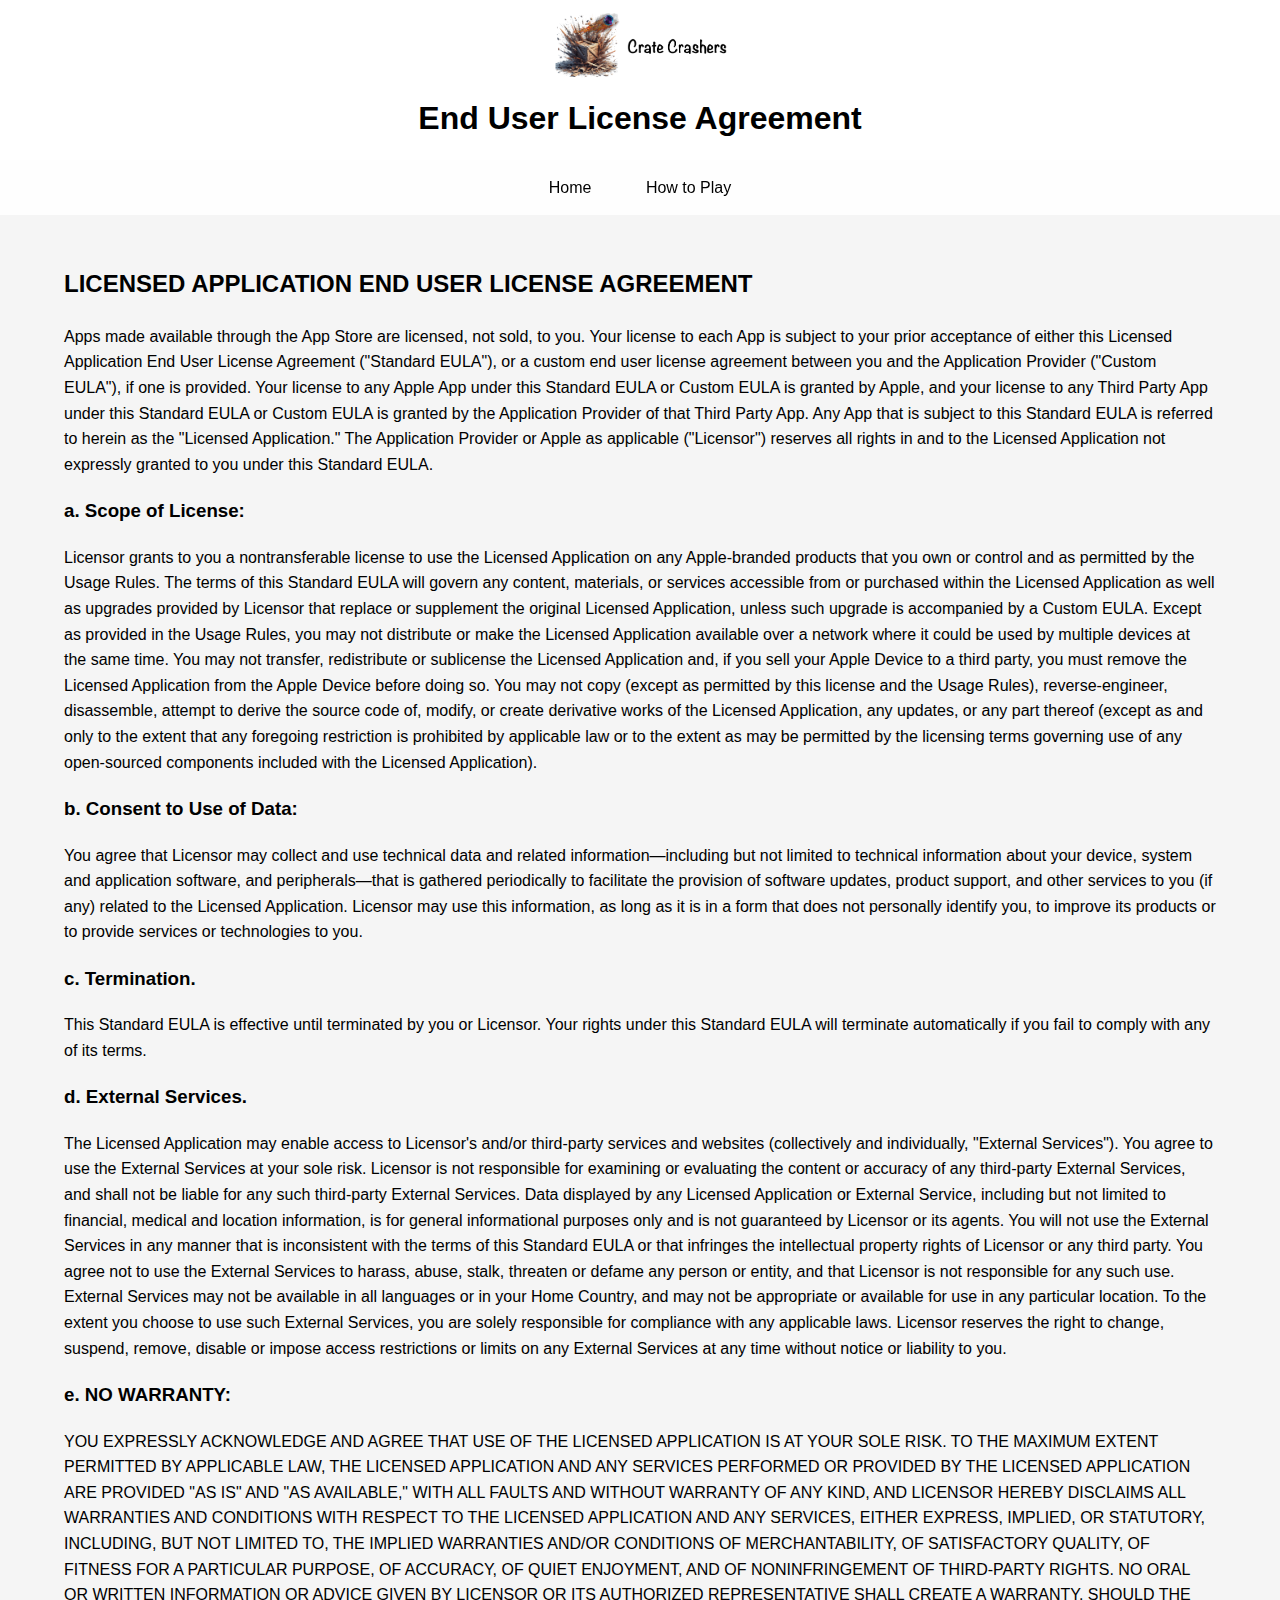
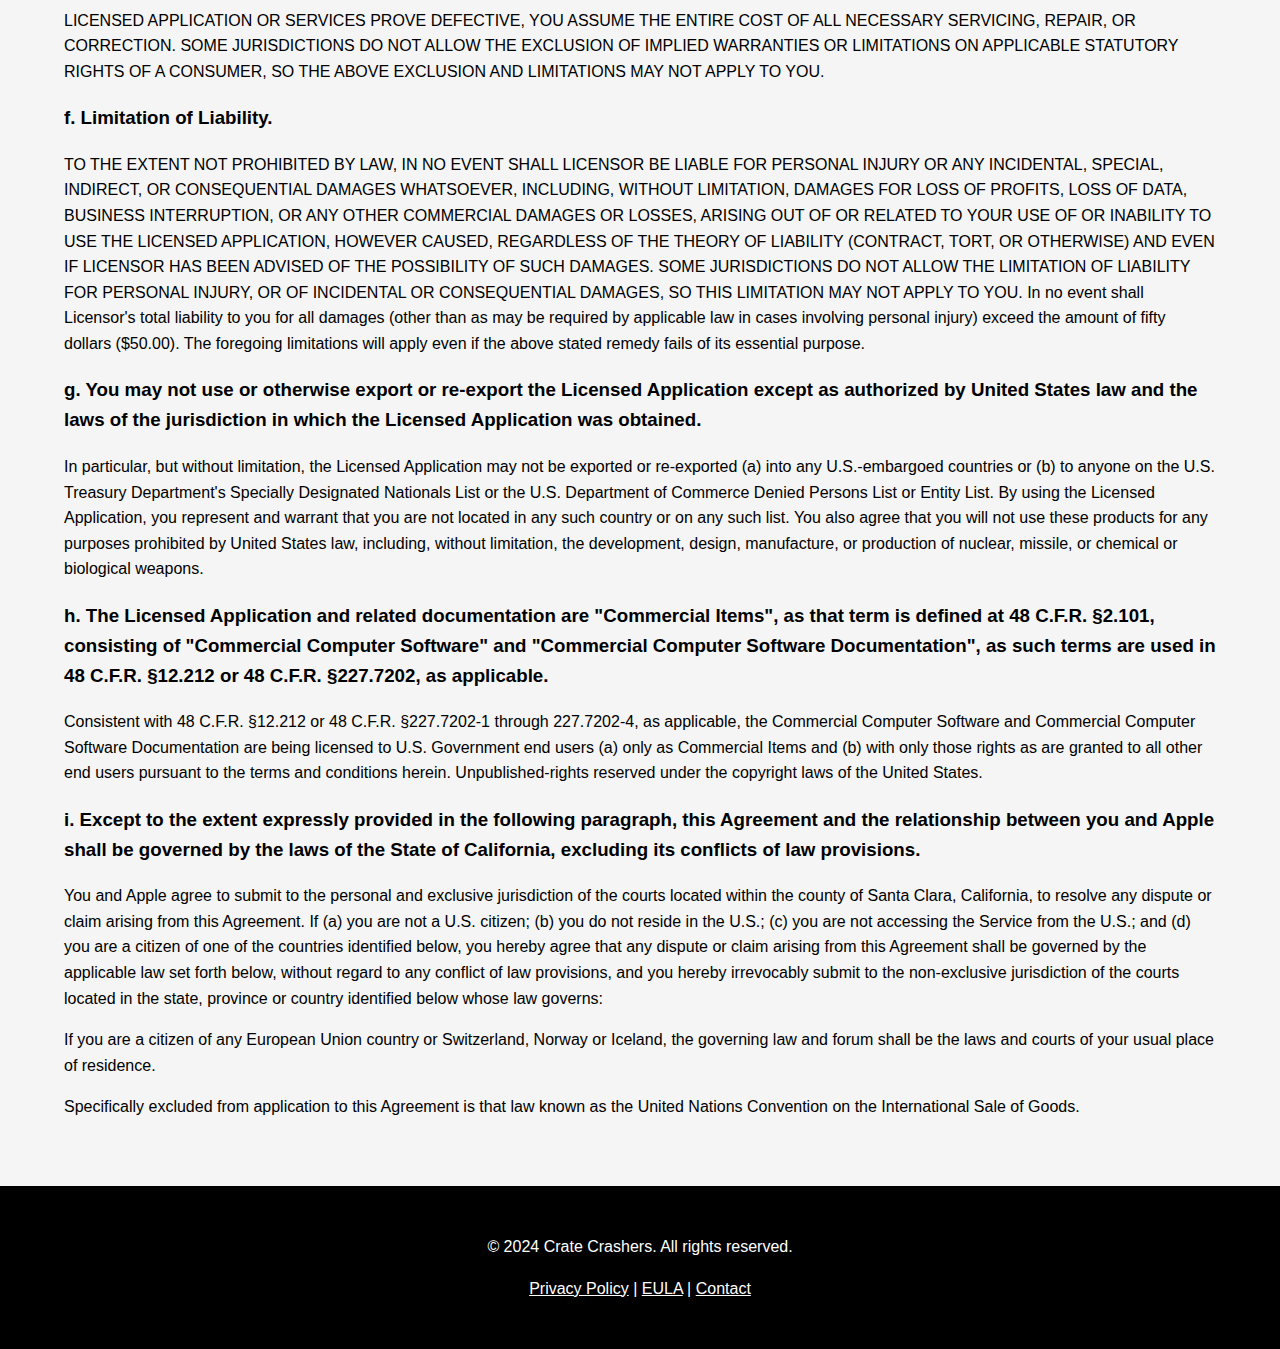
<file: eula.html>
<!DOCTYPE html>
<html lang="en">
<head>
    <meta charset="UTF-8">
    <meta name="viewport" content="width=device-width, initial-scale=1.0">
    <title>EULA - Crate Crashers</title>
    <link rel="stylesheet" href="styles.css">
    <link rel="icon" href="images/app-icon.ico" type="image/x-icon"> <!-- Favicon -->

</head>
<body>
    <header style="text-align: center;">
        <img src="images/app-icon.png" alt="Crate Crashers Icon" class="header-logo" style="vertical-align: middle;">
        <img src="images/CratecrashersLogo.png" alt="Crate Crashers Logo" class="header-logo-small" style="vertical-align: middle;">
        <h1 style="font-size: 2em;">End User License Agreement</h1>
    </header>
    
    <nav>
        <style>
            nav a {
                color: black; /* Updated color */
            }
            nav a:hover {
                color: lightgray; /* Updated hover color */
            }
        </style>
        <a href="index.html">Home</a>
        <a href="how-to-play.html">How to Play</a>
    </nav>

    <div class="container content">
        <h2>LICENSED APPLICATION END USER LICENSE AGREEMENT</h2>
        <p>Apps made available through the App Store are licensed, not sold, to you. Your license to each App is subject to your prior acceptance of either this Licensed Application End User License Agreement ("Standard EULA"), or a custom end user license agreement between you and the Application Provider ("Custom EULA"), if one is provided. Your license to any Apple App under this Standard EULA or Custom EULA is granted by Apple, and your license to any Third Party App under this Standard EULA or Custom EULA is granted by the Application Provider of that Third Party App. Any App that is subject to this Standard EULA is referred to herein as the "Licensed Application." The Application Provider or Apple as applicable ("Licensor") reserves all rights in and to the Licensed Application not expressly granted to you under this Standard EULA.</p>

        <h3>a. Scope of License:</h3>
        <p>Licensor grants to you a nontransferable license to use the Licensed Application on any Apple-branded products that you own or control and as permitted by the Usage Rules. The terms of this Standard EULA will govern any content, materials, or services accessible from or purchased within the Licensed Application as well as upgrades provided by Licensor that replace or supplement the original Licensed Application, unless such upgrade is accompanied by a Custom EULA. Except as provided in the Usage Rules, you may not distribute or make the Licensed Application available over a network where it could be used by multiple devices at the same time. You may not transfer, redistribute or sublicense the Licensed Application and, if you sell your Apple Device to a third party, you must remove the Licensed Application from the Apple Device before doing so. You may not copy (except as permitted by this license and the Usage Rules), reverse-engineer, disassemble, attempt to derive the source code of, modify, or create derivative works of the Licensed Application, any updates, or any part thereof (except as and only to the extent that any foregoing restriction is prohibited by applicable law or to the extent as may be permitted by the licensing terms governing use of any open-sourced components included with the Licensed Application).</p>

        <h3>b. Consent to Use of Data:</h3>
        <p>You agree that Licensor may collect and use technical data and related information—including but not limited to technical information about your device, system and application software, and peripherals—that is gathered periodically to facilitate the provision of software updates, product support, and other services to you (if any) related to the Licensed Application. Licensor may use this information, as long as it is in a form that does not personally identify you, to improve its products or to provide services or technologies to you.</p>

        <h3>c. Termination.</h3>
        <p>This Standard EULA is effective until terminated by you or Licensor. Your rights under this Standard EULA will terminate automatically if you fail to comply with any of its terms.</p>

        <h3>d. External Services.</h3>
        <p>The Licensed Application may enable access to Licensor's and/or third-party services and websites (collectively and individually, "External Services"). You agree to use the External Services at your sole risk. Licensor is not responsible for examining or evaluating the content or accuracy of any third-party External Services, and shall not be liable for any such third-party External Services. Data displayed by any Licensed Application or External Service, including but not limited to financial, medical and location information, is for general informational purposes only and is not guaranteed by Licensor or its agents. You will not use the External Services in any manner that is inconsistent with the terms of this Standard EULA or that infringes the intellectual property rights of Licensor or any third party. You agree not to use the External Services to harass, abuse, stalk, threaten or defame any person or entity, and that Licensor is not responsible for any such use. External Services may not be available in all languages or in your Home Country, and may not be appropriate or available for use in any particular location. To the extent you choose to use such External Services, you are solely responsible for compliance with any applicable laws. Licensor reserves the right to change, suspend, remove, disable or impose access restrictions or limits on any External Services at any time without notice or liability to you.</p>

        <h3>e. NO WARRANTY:</h3>
        <p>YOU EXPRESSLY ACKNOWLEDGE AND AGREE THAT USE OF THE LICENSED APPLICATION IS AT YOUR SOLE RISK. TO THE MAXIMUM EXTENT PERMITTED BY APPLICABLE LAW, THE LICENSED APPLICATION AND ANY SERVICES PERFORMED OR PROVIDED BY THE LICENSED APPLICATION ARE PROVIDED "AS IS" AND "AS AVAILABLE," WITH ALL FAULTS AND WITHOUT WARRANTY OF ANY KIND, AND LICENSOR HEREBY DISCLAIMS ALL WARRANTIES AND CONDITIONS WITH RESPECT TO THE LICENSED APPLICATION AND ANY SERVICES, EITHER EXPRESS, IMPLIED, OR STATUTORY, INCLUDING, BUT NOT LIMITED TO, THE IMPLIED WARRANTIES AND/OR CONDITIONS OF MERCHANTABILITY, OF SATISFACTORY QUALITY, OF FITNESS FOR A PARTICULAR PURPOSE, OF ACCURACY, OF QUIET ENJOYMENT, AND OF NONINFRINGEMENT OF THIRD-PARTY RIGHTS. NO ORAL OR WRITTEN INFORMATION OR ADVICE GIVEN BY LICENSOR OR ITS AUTHORIZED REPRESENTATIVE SHALL CREATE A WARRANTY. SHOULD THE LICENSED APPLICATION OR SERVICES PROVE DEFECTIVE, YOU ASSUME THE ENTIRE COST OF ALL NECESSARY SERVICING, REPAIR, OR CORRECTION. SOME JURISDICTIONS DO NOT ALLOW THE EXCLUSION OF IMPLIED WARRANTIES OR LIMITATIONS ON APPLICABLE STATUTORY RIGHTS OF A CONSUMER, SO THE ABOVE EXCLUSION AND LIMITATIONS MAY NOT APPLY TO YOU.</p>

        <h3>f. Limitation of Liability.</h3>
        <p>TO THE EXTENT NOT PROHIBITED BY LAW, IN NO EVENT SHALL LICENSOR BE LIABLE FOR PERSONAL INJURY OR ANY INCIDENTAL, SPECIAL, INDIRECT, OR CONSEQUENTIAL DAMAGES WHATSOEVER, INCLUDING, WITHOUT LIMITATION, DAMAGES FOR LOSS OF PROFITS, LOSS OF DATA, BUSINESS INTERRUPTION, OR ANY OTHER COMMERCIAL DAMAGES OR LOSSES, ARISING OUT OF OR RELATED TO YOUR USE OF OR INABILITY TO USE THE LICENSED APPLICATION, HOWEVER CAUSED, REGARDLESS OF THE THEORY OF LIABILITY (CONTRACT, TORT, OR OTHERWISE) AND EVEN IF LICENSOR HAS BEEN ADVISED OF THE POSSIBILITY OF SUCH DAMAGES. SOME JURISDICTIONS DO NOT ALLOW THE LIMITATION OF LIABILITY FOR PERSONAL INJURY, OR OF INCIDENTAL OR CONSEQUENTIAL DAMAGES, SO THIS LIMITATION MAY NOT APPLY TO YOU. In no event shall Licensor's total liability to you for all damages (other than as may be required by applicable law in cases involving personal injury) exceed the amount of fifty dollars ($50.00). The foregoing limitations will apply even if the above stated remedy fails of its essential purpose.</p>

        <h3>g. You may not use or otherwise export or re-export the Licensed Application except as authorized by United States law and the laws of the jurisdiction in which the Licensed Application was obtained.</h3>
        <p>In particular, but without limitation, the Licensed Application may not be exported or re-exported (a) into any U.S.-embargoed countries or (b) to anyone on the U.S. Treasury Department's Specially Designated Nationals List or the U.S. Department of Commerce Denied Persons List or Entity List. By using the Licensed Application, you represent and warrant that you are not located in any such country or on any such list. You also agree that you will not use these products for any purposes prohibited by United States law, including, without limitation, the development, design, manufacture, or production of nuclear, missile, or chemical or biological weapons.</p>

        <h3>h. The Licensed Application and related documentation are "Commercial Items", as that term is defined at 48 C.F.R. §2.101, consisting of "Commercial Computer Software" and "Commercial Computer Software Documentation", as such terms are used in 48 C.F.R. §12.212 or 48 C.F.R. §227.7202, as applicable.</h3>
        <p>Consistent with 48 C.F.R. §12.212 or 48 C.F.R. §227.7202-1 through 227.7202-4, as applicable, the Commercial Computer Software and Commercial Computer Software Documentation are being licensed to U.S. Government end users (a) only as Commercial Items and (b) with only those rights as are granted to all other end users pursuant to the terms and conditions herein. Unpublished-rights reserved under the copyright laws of the United States.</p>

        <h3>i. Except to the extent expressly provided in the following paragraph, this Agreement and the relationship between you and Apple shall be governed by the laws of the State of California, excluding its conflicts of law provisions.</h3>
        <p>You and Apple agree to submit to the personal and exclusive jurisdiction of the courts located within the county of Santa Clara, California, to resolve any dispute or claim arising from this Agreement. If (a) you are not a U.S. citizen; (b) you do not reside in the U.S.; (c) you are not accessing the Service from the U.S.; and (d) you are a citizen of one of the countries identified below, you hereby agree that any dispute or claim arising from this Agreement shall be governed by the applicable law set forth below, without regard to any conflict of law provisions, and you hereby irrevocably submit to the non-exclusive jurisdiction of the courts located in the state, province or country identified below whose law governs:</p>
        <p>If you are a citizen of any European Union country or Switzerland, Norway or Iceland, the governing law and forum shall be the laws and courts of your usual place of residence.</p>
        <p>Specifically excluded from application to this Agreement is that law known as the United Nations Convention on the International Sale of Goods.</p>
    </div>

    <footer>
        <p>&copy; 2024 Crate Crashers. All rights reserved.</p>
        <p>
            <a href="privacy-policy.html">Privacy Policy</a> | 
            <a href="eula.html">EULA</a> |
            <a href="mailto:gemshi@me.com">Contact</a>
        </p>
    </footer>
</body>
</html>
</file>
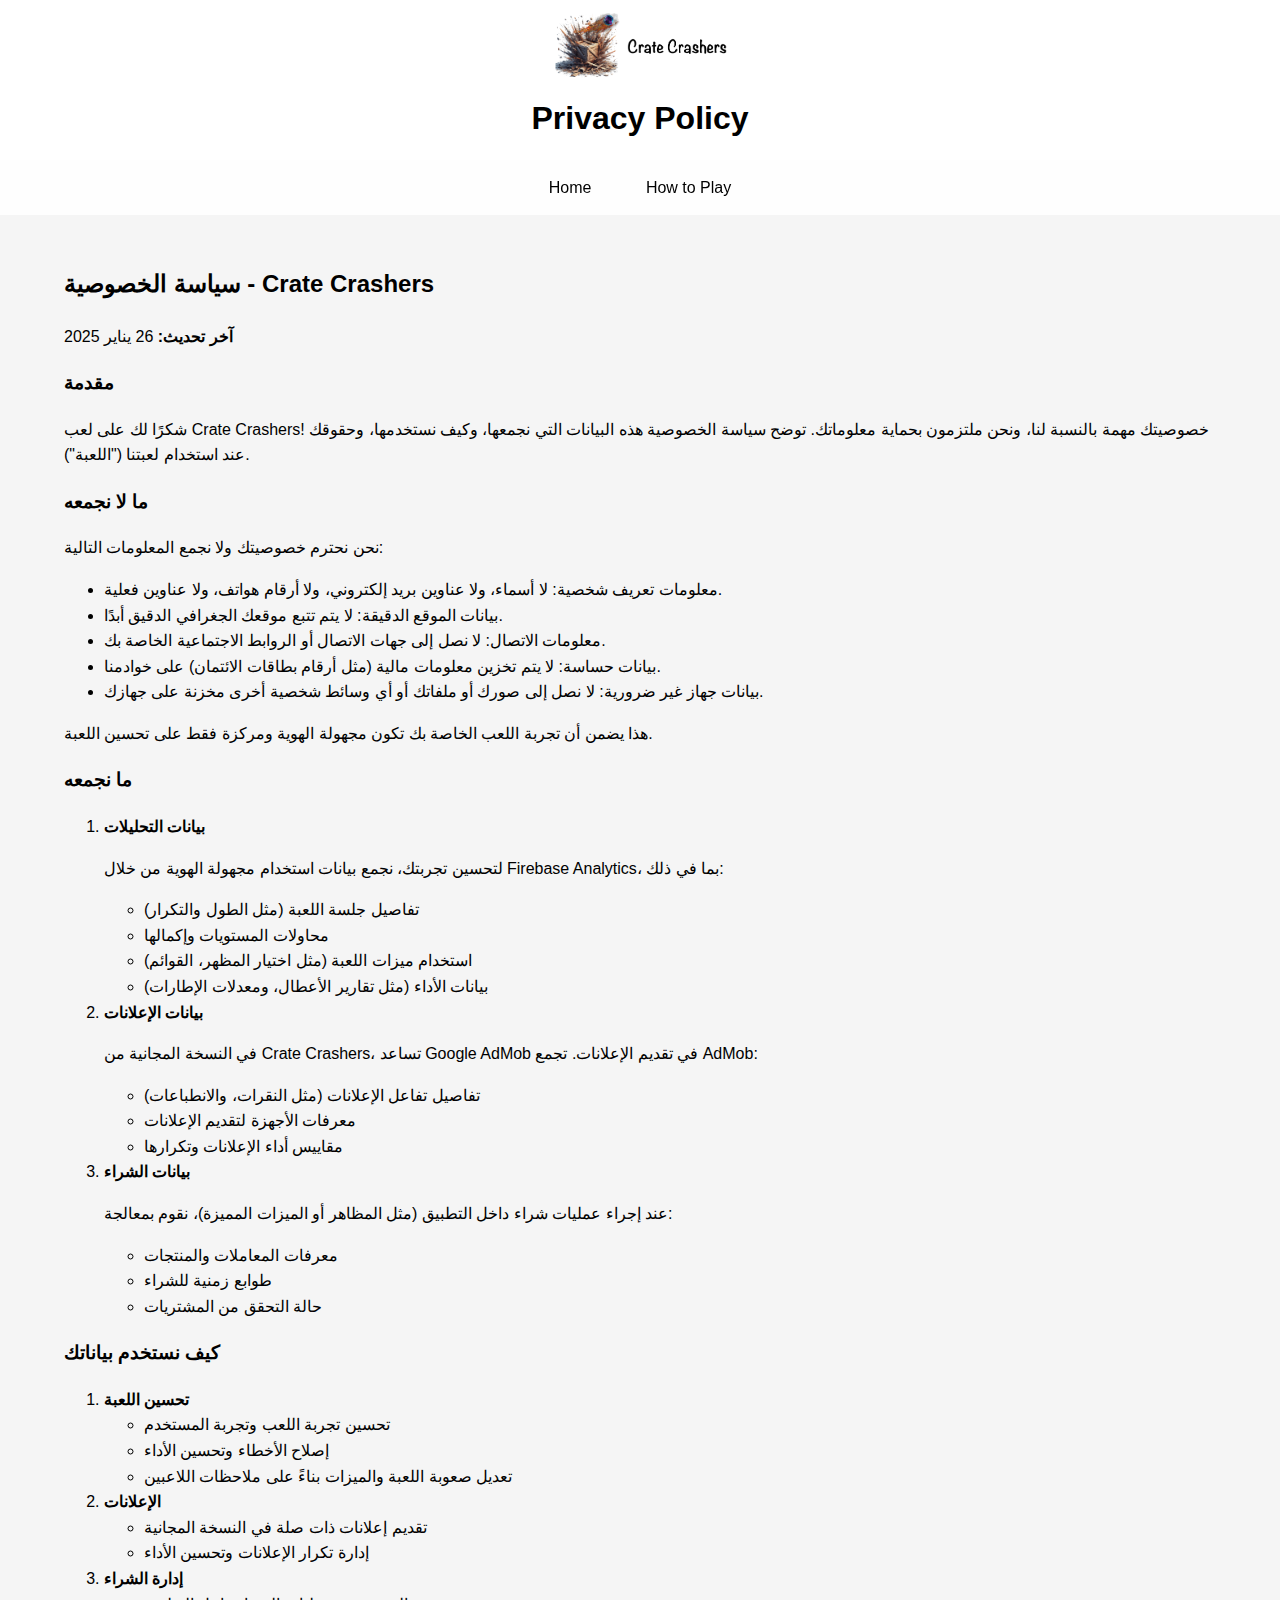
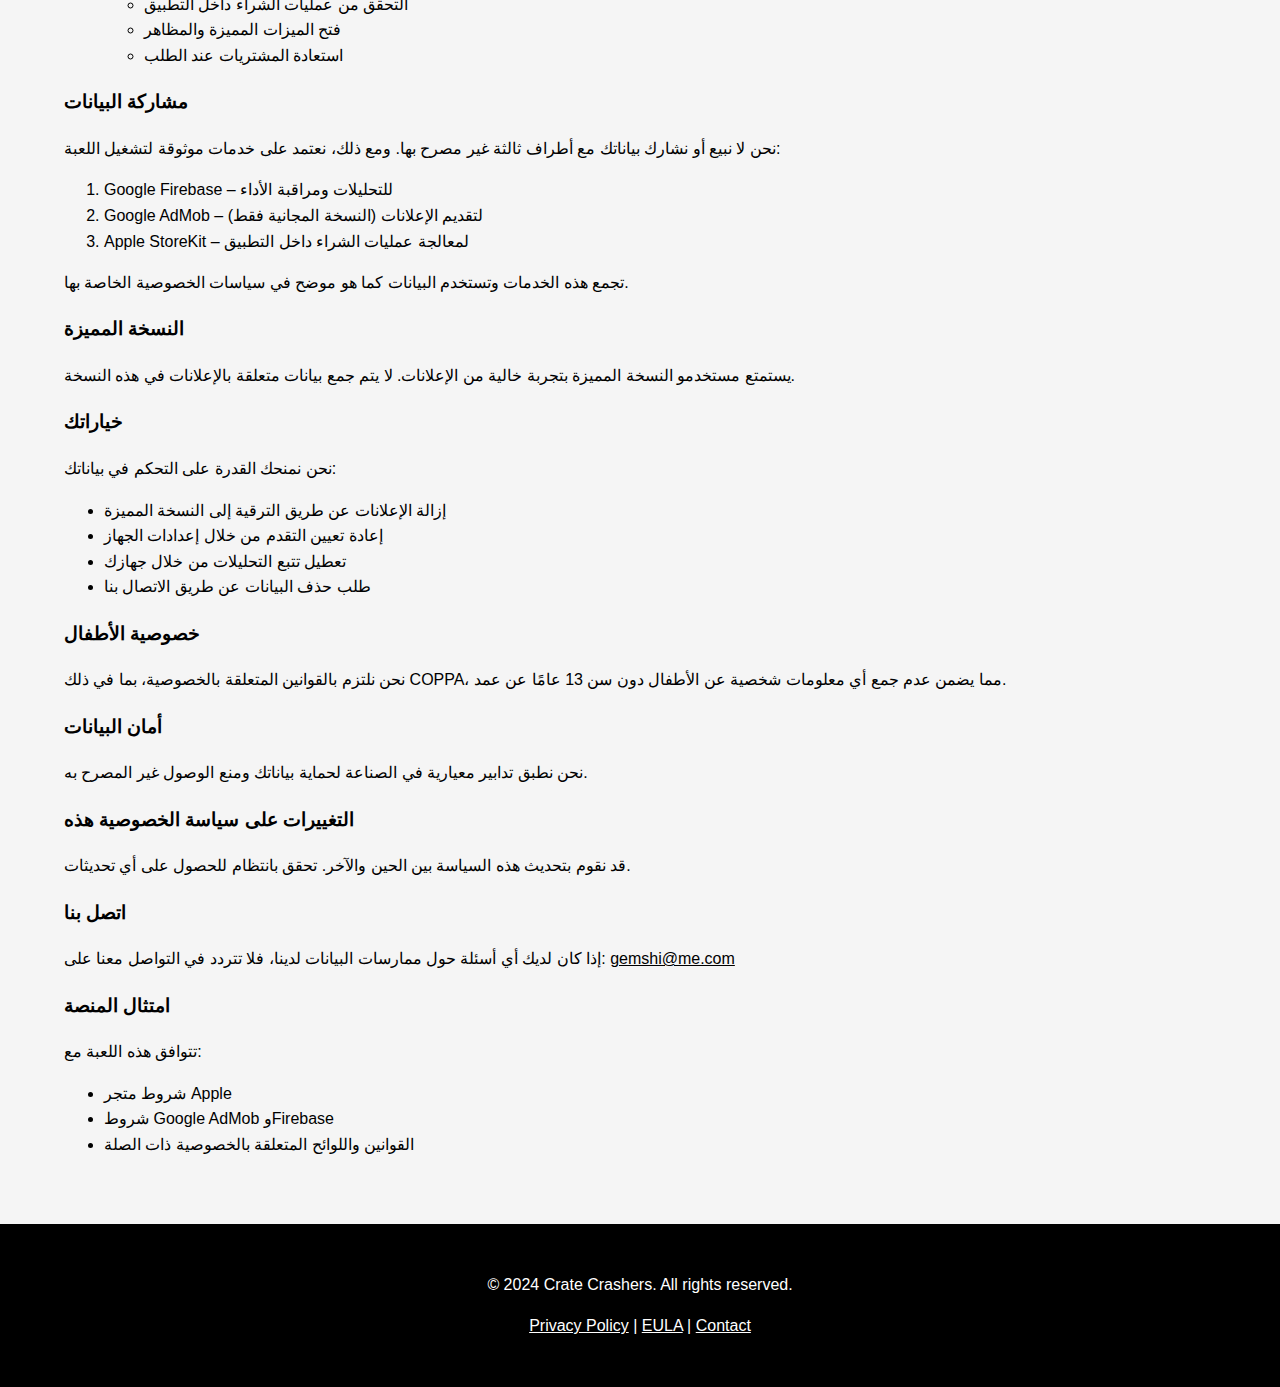
<file: privacy-policy-AR.html>
<!DOCTYPE html>
<html lang="ar">
<head>
    <meta charset="UTF-8">
    <meta name="viewport" content="width=device-width, initial-scale=1.0">
    <title>Privacy Policy - Crate Crashers</title>
    <link rel="stylesheet" href="styles.css">
    <link rel="icon" href="images/app-icon.ico" type="image/x-icon"> <!-- Favicon -->

</head>
<body>
    <header style="text-align: center;">
        <img src="images/app-icon.png" alt="Crate Crashers Icon" class="header-logo" style="vertical-align: middle;">
        <img src="images/CratecrashersLogo.png" alt="Crate Crashers Logo" class="header-logo-small" style="vertical-align: middle;">
        <h1 style="font-size: 2em;">Privacy Policy</h1>
    </header>
    
    <nav>
        <style>
            nav a {
                color: black; /* Updated color */
                text-align: center; /* Center align text */
            }
            nav a:hover {
                color: lightgray; /* Updated hover color */
            }
        </style>
        <a href="index.html">Home</a>
        <a href="how-to-play.html">How to Play</a>
    </nav>

    <div class="container content">
        <h2>سياسة الخصوصية - Crate Crashers</h2>
        <p><strong>آخر تحديث:</strong> 26 يناير 2025</p>
        
        <section>
            <h3>مقدمة</h3>
            <p>شكرًا لك على لعب Crate Crashers! خصوصيتك مهمة بالنسبة لنا، ونحن ملتزمون بحماية معلوماتك. توضح سياسة الخصوصية هذه البيانات التي نجمعها، وكيف نستخدمها، وحقوقك عند استخدام لعبتنا ("اللعبة").</p>
        </section>

        <section>
            <h3>ما لا نجمعه</h3>
            <p>نحن نحترم خصوصيتك ولا نجمع المعلومات التالية:</p>
            <ul>
                <li>معلومات تعريف شخصية: لا أسماء، ولا عناوين بريد إلكتروني، ولا أرقام هواتف، ولا عناوين فعلية.</li>
                <li>بيانات الموقع الدقيقة: لا يتم تتبع موقعك الجغرافي الدقيق أبدًا.</li>
                <li>معلومات الاتصال: لا نصل إلى جهات الاتصال أو الروابط الاجتماعية الخاصة بك.</li>
                <li>بيانات حساسة: لا يتم تخزين معلومات مالية (مثل أرقام بطاقات الائتمان) على خوادمنا.</li>
                <li>بيانات جهاز غير ضرورية: لا نصل إلى صورك أو ملفاتك أو أي وسائط شخصية أخرى مخزنة على جهازك.</li>
            </ul>
            <p>هذا يضمن أن تجربة اللعب الخاصة بك تكون مجهولة الهوية ومركزة فقط على تحسين اللعبة.</p>
        </section>

        <section>
            <h3>ما نجمعه</h3>
            <ol>
                <li><strong>بيانات التحليلات</strong>
                    <p>لتحسين تجربتك، نجمع بيانات استخدام مجهولة الهوية من خلال Firebase Analytics، بما في ذلك:</p>
                    <ul>
                        <li>تفاصيل جلسة اللعبة (مثل الطول والتكرار)</li>
                        <li>محاولات المستويات وإكمالها</li>
                        <li>استخدام ميزات اللعبة (مثل اختيار المظهر، القوائم)</li>
                        <li>بيانات الأداء (مثل تقارير الأعطال، ومعدلات الإطارات)</li>
                    </ul>
                </li>
                <li><strong>بيانات الإعلانات</strong>
                    <p>في النسخة المجانية من Crate Crashers، تساعد Google AdMob في تقديم الإعلانات. تجمع AdMob:</p>
                    <ul>
                        <li>تفاصيل تفاعل الإعلانات (مثل النقرات، والانطباعات)</li>
                        <li>معرفات الأجهزة لتقديم الإعلانات</li>
                        <li>مقاييس أداء الإعلانات وتكرارها</li>
                    </ul>
                </li>
                <li><strong>بيانات الشراء</strong>
                    <p>عند إجراء عمليات شراء داخل التطبيق (مثل المظاهر أو الميزات المميزة)، نقوم بمعالجة:</p>
                    <ul>
                        <li>معرفات المعاملات والمنتجات</li>
                        <li>طوابع زمنية للشراء</li>
                        <li>حالة التحقق من المشتريات</li>
                    </ul>
                </li>
            </ol>
        </section>

        <section>
            <h3>كيف نستخدم بياناتك</h3>
            <ol>
                <li><strong>تحسين اللعبة</strong>
                    <ul>
                        <li>تحسين تجربة اللعب وتجربة المستخدم</li>
                        <li>إصلاح الأخطاء وتحسين الأداء</li>
                        <li>تعديل صعوبة اللعبة والميزات بناءً على ملاحظات اللاعبين</li>
                    </ul>
                </li>
                <li><strong>الإعلانات</strong>
                    <ul>
                        <li>تقديم إعلانات ذات صلة في النسخة المجانية</li>
                        <li>إدارة تكرار الإعلانات وتحسين الأداء</li>
                    </ul>
                </li>
                <li><strong>إدارة الشراء</strong>
                    <ul>
                        <li>التحقق من عمليات الشراء داخل التطبيق</li>
                        <li>فتح الميزات المميزة والمظاهر</li>
                        <li>استعادة المشتريات عند الطلب</li>
                    </ul>
                </li>
            </ol>
        </section>

        <section>
            <h3>مشاركة البيانات</h3>
            <p>نحن لا نبيع أو نشارك بياناتك مع أطراف ثالثة غير مصرح بها. ومع ذلك، نعتمد على خدمات موثوقة لتشغيل اللعبة:</p>
            <ol>
                <li>Google Firebase – للتحليلات ومراقبة الأداء</li>
                <li>Google AdMob – لتقديم الإعلانات (النسخة المجانية فقط)</li>
                <li>Apple StoreKit – لمعالجة عمليات الشراء داخل التطبيق</li>
            </ol>
            <p>تجمع هذه الخدمات وتستخدم البيانات كما هو موضح في سياسات الخصوصية الخاصة بها.</p>
        </section>

        <section>
            <h3>النسخة المميزة</h3>
            <p>يستمتع مستخدمو النسخة المميزة بتجربة خالية من الإعلانات. لا يتم جمع بيانات متعلقة بالإعلانات في هذه النسخة.</p>
        </section>

        <section>
            <h3>خياراتك</h3>
            <p>نحن نمنحك القدرة على التحكم في بياناتك:</p>
            <ul>
                <li>إزالة الإعلانات عن طريق الترقية إلى النسخة المميزة</li>
                <li>إعادة تعيين التقدم من خلال إعدادات الجهاز</li>
                <li>تعطيل تتبع التحليلات من خلال جهازك</li>
                <li>طلب حذف البيانات عن طريق الاتصال بنا</li>
            </ul>
        </section>

        <section>
            <h3>خصوصية الأطفال</h3>
            <p>نحن نلتزم بالقوانين المتعلقة بالخصوصية، بما في ذلك COPPA، مما يضمن عدم جمع أي معلومات شخصية عن الأطفال دون سن 13 عامًا عن عمد.</p>
        </section>

        <section>
            <h3>أمان البيانات</h3>
            <p>نحن نطبق تدابير معيارية في الصناعة لحماية بياناتك ومنع الوصول غير المصرح به.</p>
        </section>

        <section>
            <h3>التغييرات على سياسة الخصوصية هذه</h3>
            <p>قد نقوم بتحديث هذه السياسة بين الحين والآخر. تحقق بانتظام للحصول على أي تحديثات.</p>
        </section>

        <section>
            <h3>اتصل بنا</h3>
            <p>إذا كان لديك أي أسئلة حول ممارسات البيانات لدينا، فلا تتردد في التواصل معنا على: <a href="mailto:gemshi@me.com" style="color: black;">gemshi@me.com</a></p>      
        </section>

        <section>
            <h3>امتثال المنصة</h3>
            <p>تتوافق هذه اللعبة مع:</p>
            <ul>
                <li>شروط متجر Apple</li>
                <li>شروط Google AdMob وFirebase</li>
                <li>القوانين واللوائح المتعلقة بالخصوصية ذات الصلة</li>
            </ul>
        </section>
    </div>

    <footer>
        <p>&copy; 2024 Crate Crashers. All rights reserved.</p>
        <p>
            <a href="privacy-policy.html">Privacy Policy</a> | 
            <a href="eula.html">EULA</a> |
            <a href="mailto:gemshi@me.com">Contact</a>
        </p>
    </footer>
</body>
</html>
</file>
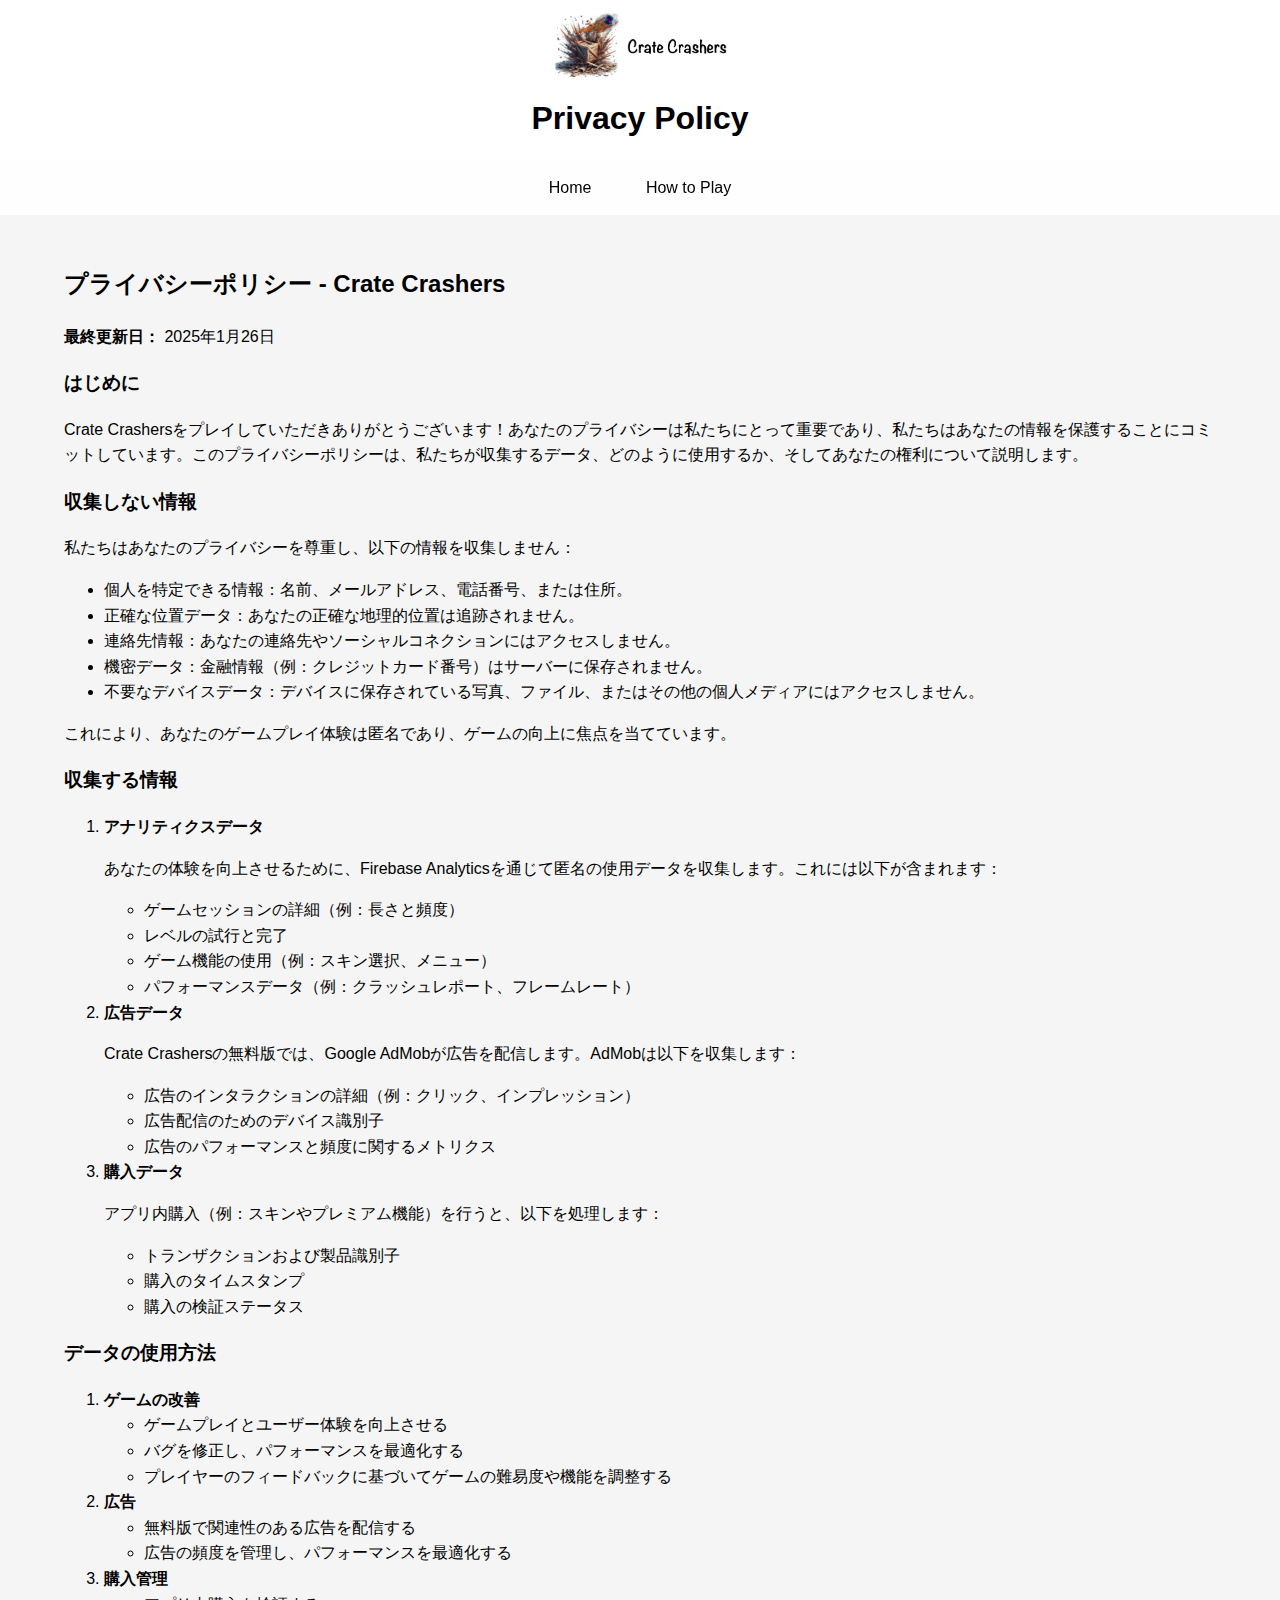
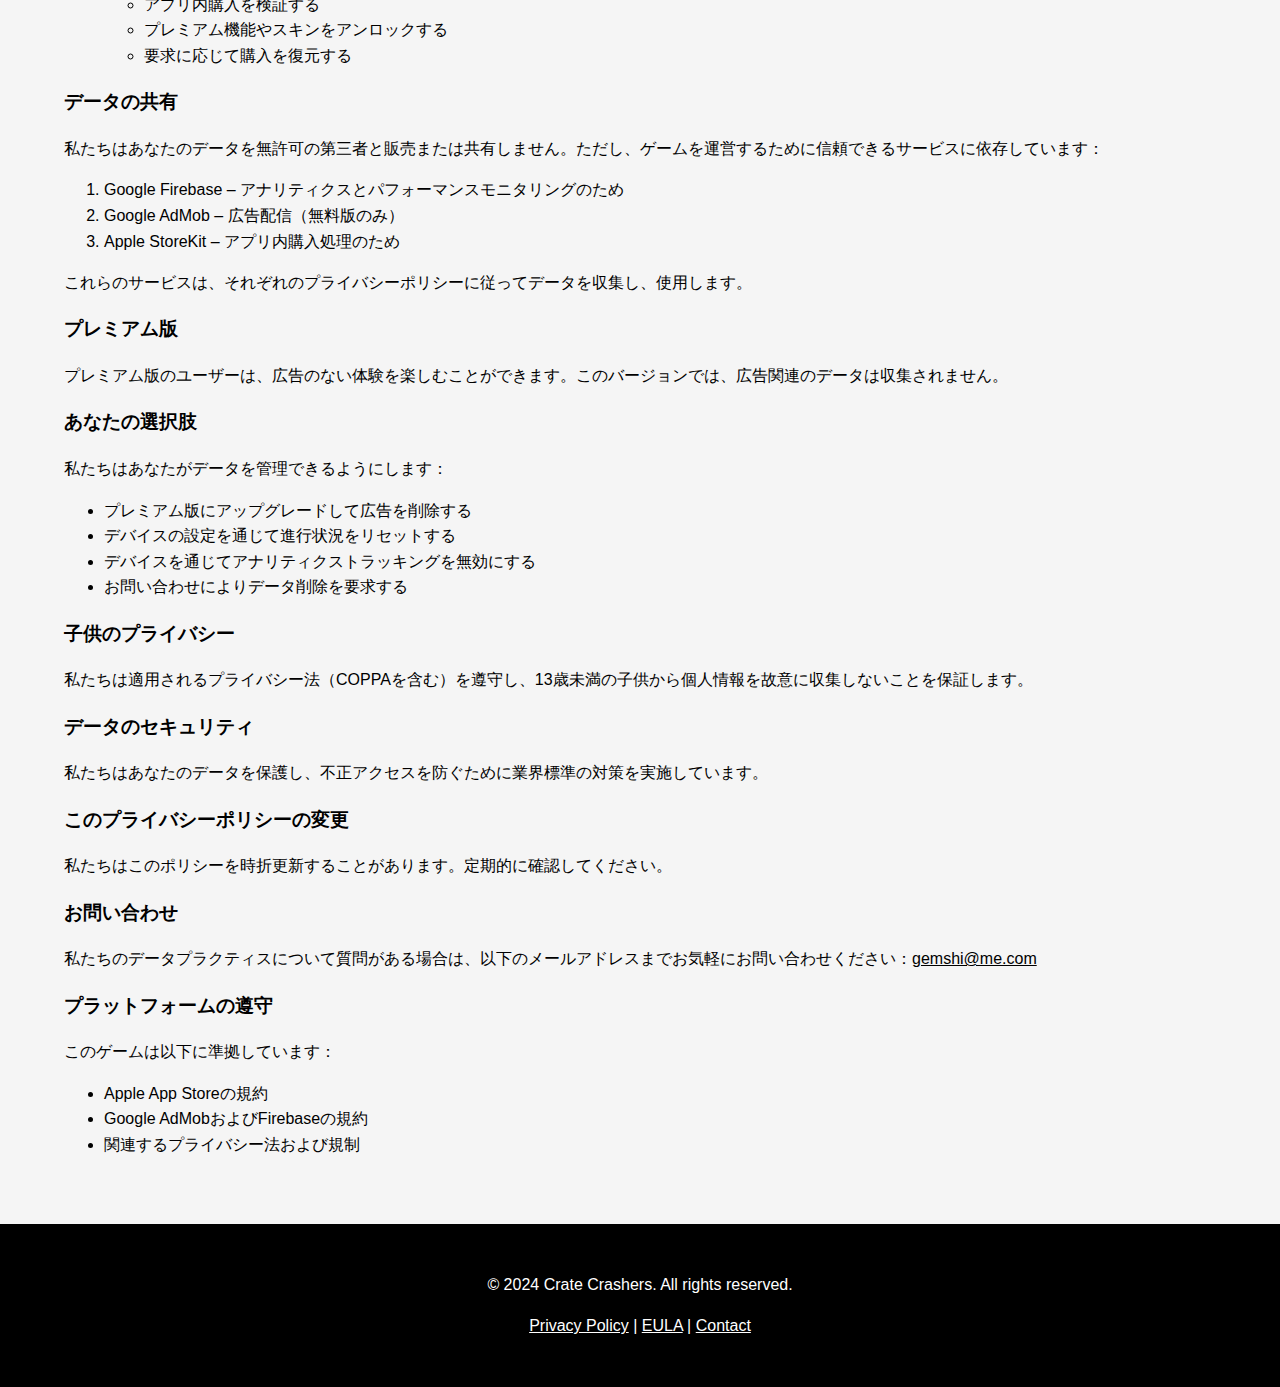
<file: privacy-policy-JP.html>
<!DOCTYPE html>
<html lang="ja">
<head>
    <meta charset="UTF-8">
    <meta name="viewport" content="width=device-width, initial-scale=1.0">
    <title>プライバシーポリシー - Crate Crashers</title>
    <link rel="stylesheet" href="styles.css">
    <link rel="icon" href="images/app-icon.ico" type="image/x-icon"> <!-- Favicon -->

</head>
<body>
    <header style="text-align: center;">
        <img src="images/app-icon.png" alt="Crate Crashers Icon" class="header-logo" style="vertical-align: middle;">
        <img src="images/CratecrashersLogo.png" alt="Crate Crashers Logo" class="header-logo-small" style="vertical-align: middle;">
        <h1 style="font-size: 2em;">Privacy Policy</h1>
    </header>
    
    <nav>
        <style>
            nav a {
                color: black; /* Updated color */
                text-align: center; /* Center align text */
            }
            nav a:hover {
                color: lightgray; /* Updated hover color */
            }
        </style>
        <a href="index.html">Home</a>
        <a href="how-to-play.html">How to Play</a>
    </nav>

    <div class="container content">
        <h2>プライバシーポリシー - Crate Crashers</h2>
        <p><strong>最終更新日：</strong> 2025年1月26日</p>
        
        <section>
            <h3>はじめに</h3>
            <p>Crate Crashersをプレイしていただきありがとうございます！あなたのプライバシーは私たちにとって重要であり、私たちはあなたの情報を保護することにコミットしています。このプライバシーポリシーは、私たちが収集するデータ、どのように使用するか、そしてあなたの権利について説明します。</p>
        </section>

        <section>
            <h3>収集しない情報</h3>
            <p>私たちはあなたのプライバシーを尊重し、以下の情報を収集しません：</p>
            <ul>
                <li>個人を特定できる情報：名前、メールアドレス、電話番号、または住所。</li>
                <li>正確な位置データ：あなたの正確な地理的位置は追跡されません。</li>
                <li>連絡先情報：あなたの連絡先やソーシャルコネクションにはアクセスしません。</li>
                <li>機密データ：金融情報（例：クレジットカード番号）はサーバーに保存されません。</li>
                <li>不要なデバイスデータ：デバイスに保存されている写真、ファイル、またはその他の個人メディアにはアクセスしません。</li>
            </ul>
            <p>これにより、あなたのゲームプレイ体験は匿名であり、ゲームの向上に焦点を当てています。</p>
        </section>

        <section>
            <h3>収集する情報</h3>
            <ol>
                <li><strong>アナリティクスデータ</strong>
                    <p>あなたの体験を向上させるために、Firebase Analyticsを通じて匿名の使用データを収集します。これには以下が含まれます：</p>
                    <ul>
                        <li>ゲームセッションの詳細（例：長さと頻度）</li>
                        <li>レベルの試行と完了</li>
                        <li>ゲーム機能の使用（例：スキン選択、メニュー）</li>
                        <li>パフォーマンスデータ（例：クラッシュレポート、フレームレート）</li>
                    </ul>
                </li>
                <li><strong>広告データ</strong>
                    <p>Crate Crashersの無料版では、Google AdMobが広告を配信します。AdMobは以下を収集します：</p>
                    <ul>
                        <li>広告のインタラクションの詳細（例：クリック、インプレッション）</li>
                        <li>広告配信のためのデバイス識別子</li>
                        <li>広告のパフォーマンスと頻度に関するメトリクス</li>
                    </ul>
                </li>
                <li><strong>購入データ</strong>
                    <p>アプリ内購入（例：スキンやプレミアム機能）を行うと、以下を処理します：</p>
                    <ul>
                        <li>トランザクションおよび製品識別子</li>
                        <li>購入のタイムスタンプ</li>
                        <li>購入の検証ステータス</li>
                    </ul>
                </li>
            </ol>
        </section>

        <section>
            <h3>データの使用方法</h3>
            <ol>
                <li><strong>ゲームの改善</strong>
                    <ul>
                        <li>ゲームプレイとユーザー体験を向上させる</li>
                        <li>バグを修正し、パフォーマンスを最適化する</li>
                        <li>プレイヤーのフィードバックに基づいてゲームの難易度や機能を調整する</li>
                    </ul>
                </li>
                <li><strong>広告</strong>
                    <ul>
                        <li>無料版で関連性のある広告を配信する</li>
                        <li>広告の頻度を管理し、パフォーマンスを最適化する</li>
                    </ul>
                </li>
                <li><strong>購入管理</strong>
                    <ul>
                        <li>アプリ内購入を検証する</li>
                        <li>プレミアム機能やスキンをアンロックする</li>
                        <li>要求に応じて購入を復元する</li>
                    </ul>
                </li>
            </ol>
        </section>

        <section>
            <h3>データの共有</h3>
            <p>私たちはあなたのデータを無許可の第三者と販売または共有しません。ただし、ゲームを運営するために信頼できるサービスに依存しています：</p>
            <ol>
                <li>Google Firebase – アナリティクスとパフォーマンスモニタリングのため</li>
                <li>Google AdMob – 広告配信（無料版のみ）</li>
                <li>Apple StoreKit – アプリ内購入処理のため</li>
            </ol>
            <p>これらのサービスは、それぞれのプライバシーポリシーに従ってデータを収集し、使用します。</p>
        </section>

        <section>
            <h3>プレミアム版</h3>
            <p>プレミアム版のユーザーは、広告のない体験を楽しむことができます。このバージョンでは、広告関連のデータは収集されません。</p>
        </section>

        <section>
            <h3>あなたの選択肢</h3>
            <p>私たちはあなたがデータを管理できるようにします：</p>
            <ul>
                <li>プレミアム版にアップグレードして広告を削除する</li>
                <li>デバイスの設定を通じて進行状況をリセットする</li>
                <li>デバイスを通じてアナリティクストラッキングを無効にする</li>
                <li>お問い合わせによりデータ削除を要求する</li>
            </ul>
        </section>

        <section>
            <h3>子供のプライバシー</h3>
            <p>私たちは適用されるプライバシー法（COPPAを含む）を遵守し、13歳未満の子供から個人情報を故意に収集しないことを保証します。</p>
        </section>

        <section>
            <h3>データのセキュリティ</h3>
            <p>私たちはあなたのデータを保護し、不正アクセスを防ぐために業界標準の対策を実施しています。</p>
        </section>

        <section>
            <h3>このプライバシーポリシーの変更</h3>
            <p>私たちはこのポリシーを時折更新することがあります。定期的に確認してください。</p>
        </section>

        <section>
            <h3>お問い合わせ</h3>
            <p>私たちのデータプラクティスについて質問がある場合は、以下のメールアドレスまでお気軽にお問い合わせください：<a href="mailto:gemshi@me.com" style="color: black;">gemshi@me.com</a></p>      
        </section>

        <section>
            <h3>プラットフォームの遵守</h3>
            <p>このゲームは以下に準拠しています：</p>
            <ul>
                <li>Apple App Storeの規約</li>
                <li>Google AdMobおよびFirebaseの規約</li>
                <li>関連するプライバシー法および規制</li>
            </ul>
        </section>
    </div>

    <footer>
        <p>&copy; 2024 Crate Crashers. All rights reserved.</p>
        <p>
            <a href="privacy-policy.html">Privacy Policy</a> | 
            <a href="eula.html">EULA</a> |
            <a href="mailto:gemshi@me.com">Contact</a>
        </p>
    </footer>
</body>
</html>
</file>
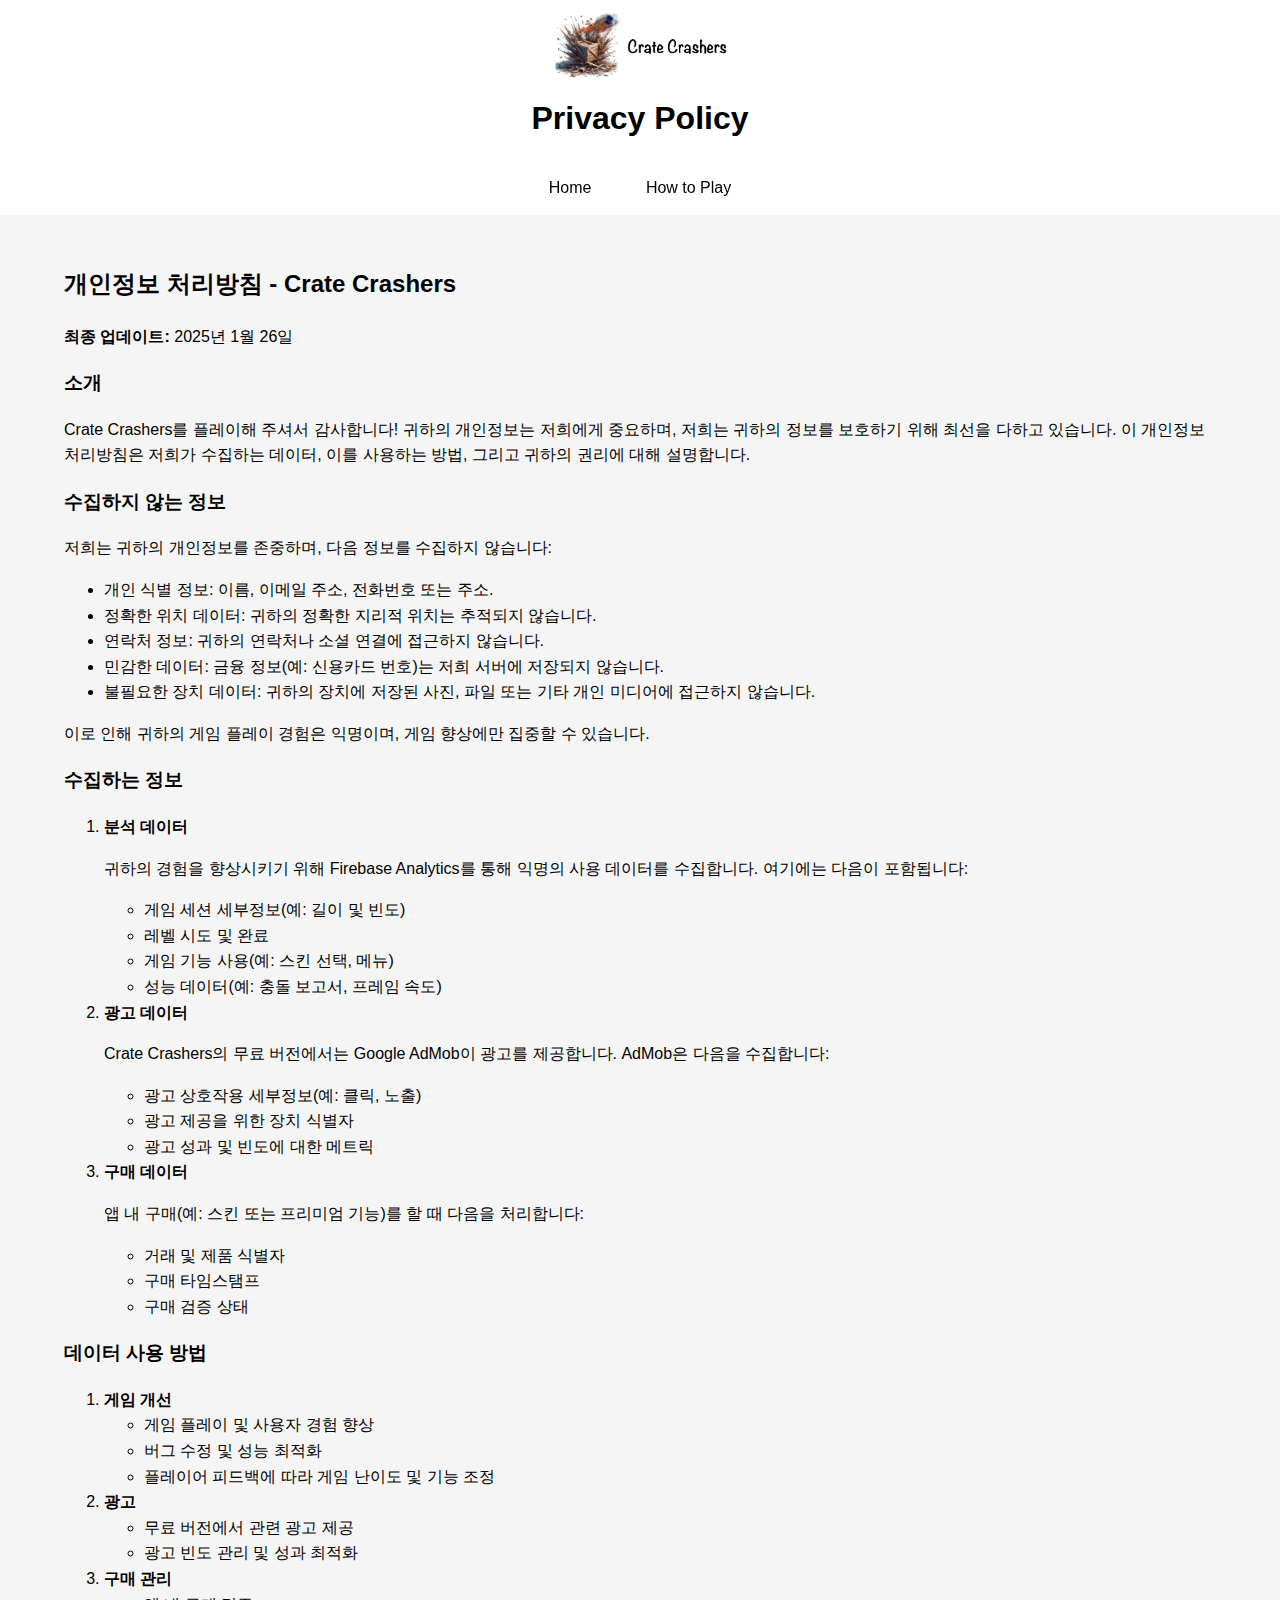
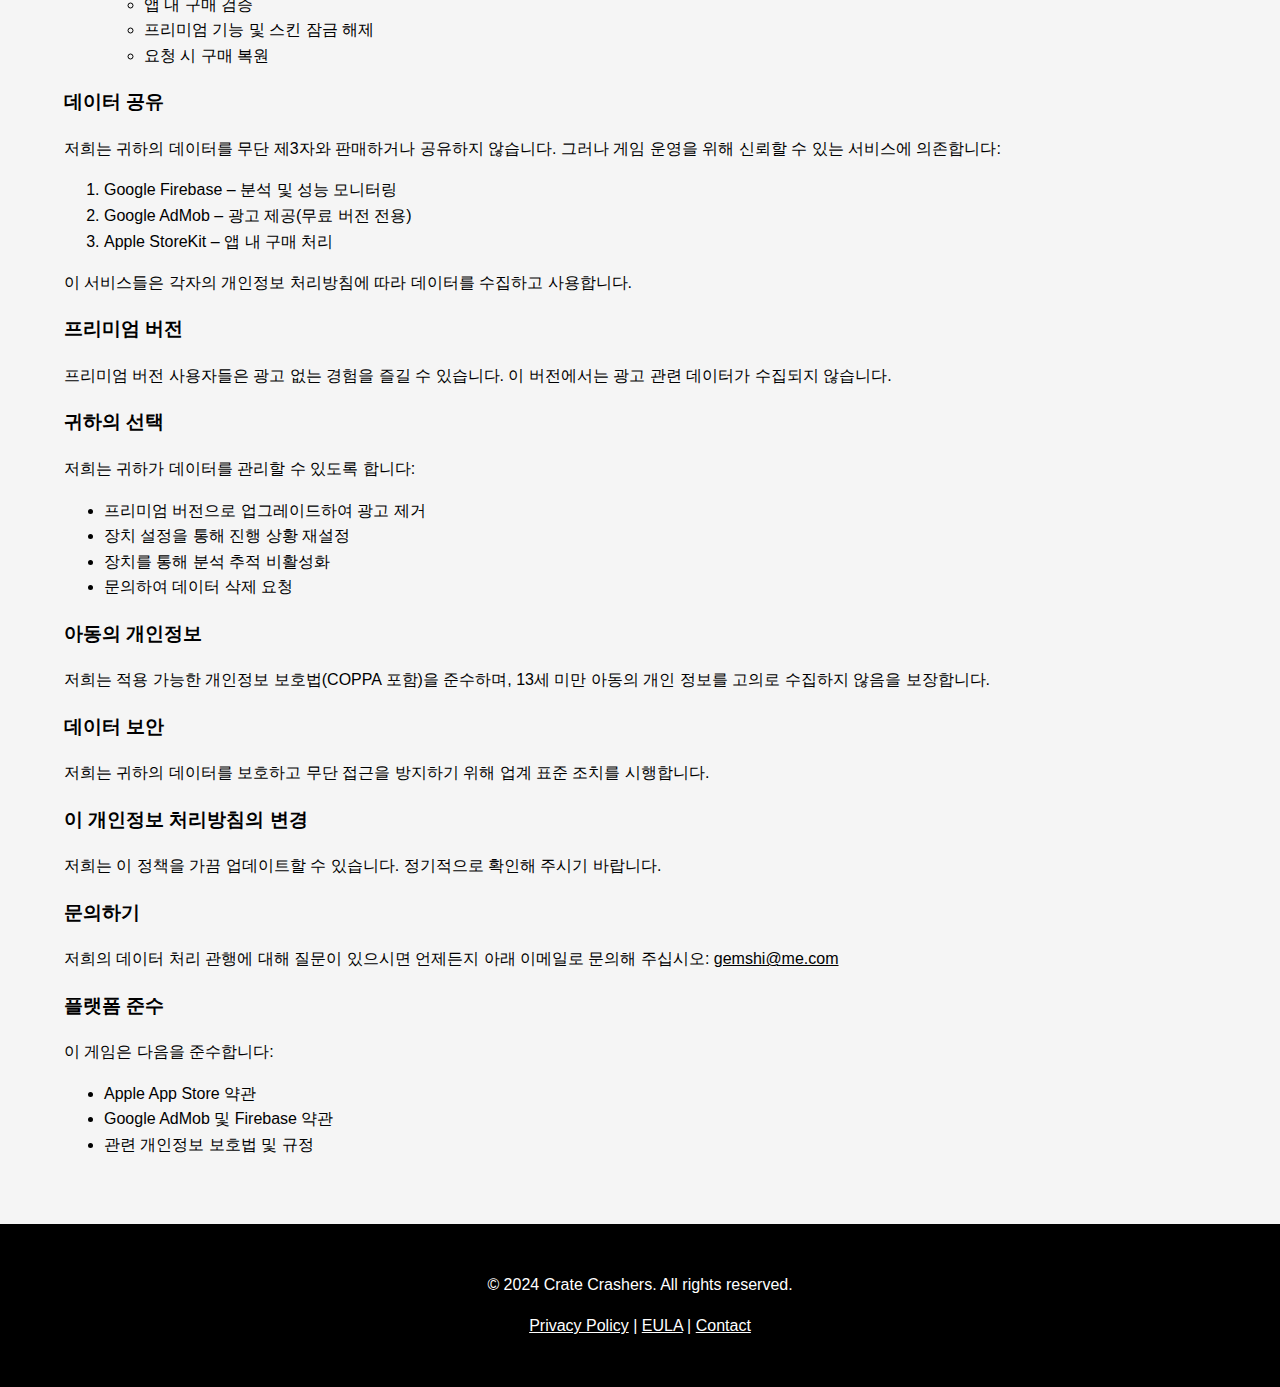
<file: privacy-policy-KO.html>
<!DOCTYPE html>
<html lang="ko">
<head>
    <meta charset="UTF-8">
    <meta name="viewport" content="width=device-width, initial-scale=1.0">
    <title>Privacy Policy - Crate Crashers</title>
    <link rel="stylesheet" href="styles.css">
    <link rel="icon" href="images/app-icon.ico" type="image/x-icon"> <!-- Favicon -->

</head>
<body>
    <header style="text-align: center;">
        <img src="images/app-icon.png" alt="Crate Crashers Icon" class="header-logo" style="vertical-align: middle;">
        <img src="images/CratecrashersLogo.png" alt="Crate Crashers Logo" class="header-logo-small" style="vertical-align: middle;">
        <h1 style="font-size: 2em;">Privacy Policy</h1>
    </header>
    
    <nav>
        <style>
            nav a {
                color: black; /* Updated color */
                text-align: center; /* Center align text */
            }
            nav a:hover {
                color: lightgray; /* Updated hover color */
            }
        </style>
        <a href="index.html">Home</a>
        <a href="how-to-play.html">How to Play</a>
    </nav>

    <div class="container content">
        <h2>개인정보 처리방침 - Crate Crashers</h2>
        <p><strong>최종 업데이트:</strong> 2025년 1월 26일</p>
        
        <section>
            <h3>소개</h3>
            <p>Crate Crashers를 플레이해 주셔서 감사합니다! 귀하의 개인정보는 저희에게 중요하며, 저희는 귀하의 정보를 보호하기 위해 최선을 다하고 있습니다. 이 개인정보 처리방침은 저희가 수집하는 데이터, 이를 사용하는 방법, 그리고 귀하의 권리에 대해 설명합니다.</p>
        </section>

        <section>
            <h3>수집하지 않는 정보</h3>
            <p>저희는 귀하의 개인정보를 존중하며, 다음 정보를 수집하지 않습니다:</p>
            <ul>
                <li>개인 식별 정보: 이름, 이메일 주소, 전화번호 또는 주소.</li>
                <li>정확한 위치 데이터: 귀하의 정확한 지리적 위치는 추적되지 않습니다.</li>
                <li>연락처 정보: 귀하의 연락처나 소셜 연결에 접근하지 않습니다.</li>
                <li>민감한 데이터: 금융 정보(예: 신용카드 번호)는 저희 서버에 저장되지 않습니다.</li>
                <li>불필요한 장치 데이터: 귀하의 장치에 저장된 사진, 파일 또는 기타 개인 미디어에 접근하지 않습니다.</li>
            </ul>
            <p>이로 인해 귀하의 게임 플레이 경험은 익명이며, 게임 향상에만 집중할 수 있습니다.</p>
        </section>

        <section>
            <h3>수집하는 정보</h3>
            <ol>
                <li><strong>분석 데이터</strong>
                    <p>귀하의 경험을 향상시키기 위해 Firebase Analytics를 통해 익명의 사용 데이터를 수집합니다. 여기에는 다음이 포함됩니다:</p>
                    <ul>
                        <li>게임 세션 세부정보(예: 길이 및 빈도)</li>
                        <li>레벨 시도 및 완료</li>
                        <li>게임 기능 사용(예: 스킨 선택, 메뉴)</li>
                        <li>성능 데이터(예: 충돌 보고서, 프레임 속도)</li>
                    </ul>
                </li>
                <li><strong>광고 데이터</strong>
                    <p>Crate Crashers의 무료 버전에서는 Google AdMob이 광고를 제공합니다. AdMob은 다음을 수집합니다:</p>
                    <ul>
                        <li>광고 상호작용 세부정보(예: 클릭, 노출)</li>
                        <li>광고 제공을 위한 장치 식별자</li>
                        <li>광고 성과 및 빈도에 대한 메트릭</li>
                    </ul>
                </li>
                <li><strong>구매 데이터</strong>
                    <p>앱 내 구매(예: 스킨 또는 프리미엄 기능)를 할 때 다음을 처리합니다:</p>
                    <ul>
                        <li>거래 및 제품 식별자</li>
                        <li>구매 타임스탬프</li>
                        <li>구매 검증 상태</li>
                    </ul>
                </li>
            </ol>
        </section>

        <section>
            <h3>데이터 사용 방법</h3>
            <ol>
                <li><strong>게임 개선</strong>
                    <ul>
                        <li>게임 플레이 및 사용자 경험 향상</li>
                        <li>버그 수정 및 성능 최적화</li>
                        <li>플레이어 피드백에 따라 게임 난이도 및 기능 조정</li>
                    </ul>
                </li>
                <li><strong>광고</strong>
                    <ul>
                        <li>무료 버전에서 관련 광고 제공</li>
                        <li>광고 빈도 관리 및 성과 최적화</li>
                    </ul>
                </li>
                <li><strong>구매 관리</strong>
                    <ul>
                        <li>앱 내 구매 검증</li>
                        <li>프리미엄 기능 및 스킨 잠금 해제</li>
                        <li>요청 시 구매 복원</li>
                    </ul>
                </li>
            </ol>
        </section>

        <section>
            <h3>데이터 공유</h3>
            <p>저희는 귀하의 데이터를 무단 제3자와 판매하거나 공유하지 않습니다. 그러나 게임 운영을 위해 신뢰할 수 있는 서비스에 의존합니다:</p>
            <ol>
                <li>Google Firebase – 분석 및 성능 모니터링</li>
                <li>Google AdMob – 광고 제공(무료 버전 전용)</li>
                <li>Apple StoreKit – 앱 내 구매 처리</li>
            </ol>
            <p>이 서비스들은 각자의 개인정보 처리방침에 따라 데이터를 수집하고 사용합니다.</p>
        </section>

        <section>
            <h3>프리미엄 버전</h3>
            <p>프리미엄 버전 사용자들은 광고 없는 경험을 즐길 수 있습니다. 이 버전에서는 광고 관련 데이터가 수집되지 않습니다.</p>
        </section>

        <section>
            <h3>귀하의 선택</h3>
            <p>저희는 귀하가 데이터를 관리할 수 있도록 합니다:</p>
            <ul>
                <li>프리미엄 버전으로 업그레이드하여 광고 제거</li>
                <li>장치 설정을 통해 진행 상황 재설정</li>
                <li>장치를 통해 분석 추적 비활성화</li>
                <li>문의하여 데이터 삭제 요청</li>
            </ul>
        </section>

        <section>
            <h3>아동의 개인정보</h3>
            <p>저희는 적용 가능한 개인정보 보호법(COPPA 포함)을 준수하며, 13세 미만 아동의 개인 정보를 고의로 수집하지 않음을 보장합니다.</p>
        </section>

        <section>
            <h3>데이터 보안</h3>
            <p>저희는 귀하의 데이터를 보호하고 무단 접근을 방지하기 위해 업계 표준 조치를 시행합니다.</p>
        </section>

        <section>
            <h3>이 개인정보 처리방침의 변경</h3>
            <p>저희는 이 정책을 가끔 업데이트할 수 있습니다. 정기적으로 확인해 주시기 바랍니다.</p>
        </section>

        <section>
            <h3>문의하기</h3>
            <p>저희의 데이터 처리 관행에 대해 질문이 있으시면 언제든지 아래 이메일로 문의해 주십시오: <a href="mailto:gemshi@me.com" style="color: black;">gemshi@me.com</a></p>      
        </section>

        <section>
            <h3>플랫폼 준수</h3>
            <p>이 게임은 다음을 준수합니다:</p>
            <ul>
                <li>Apple App Store 약관</li>
                <li>Google AdMob 및 Firebase 약관</li>
                <li>관련 개인정보 보호법 및 규정</li>
            </ul>
        </section>
    </div>

    <footer>
        <p>&copy; 2024 Crate Crashers. All rights reserved.</p>
        <p>
            <a href="privacy-policy.html">Privacy Policy</a> | 
            <a href="eula.html">EULA</a> |
            <a href="mailto:gemshi@me.com">Contact</a>
        </p>
    </footer>
</body>
</html>
</file>
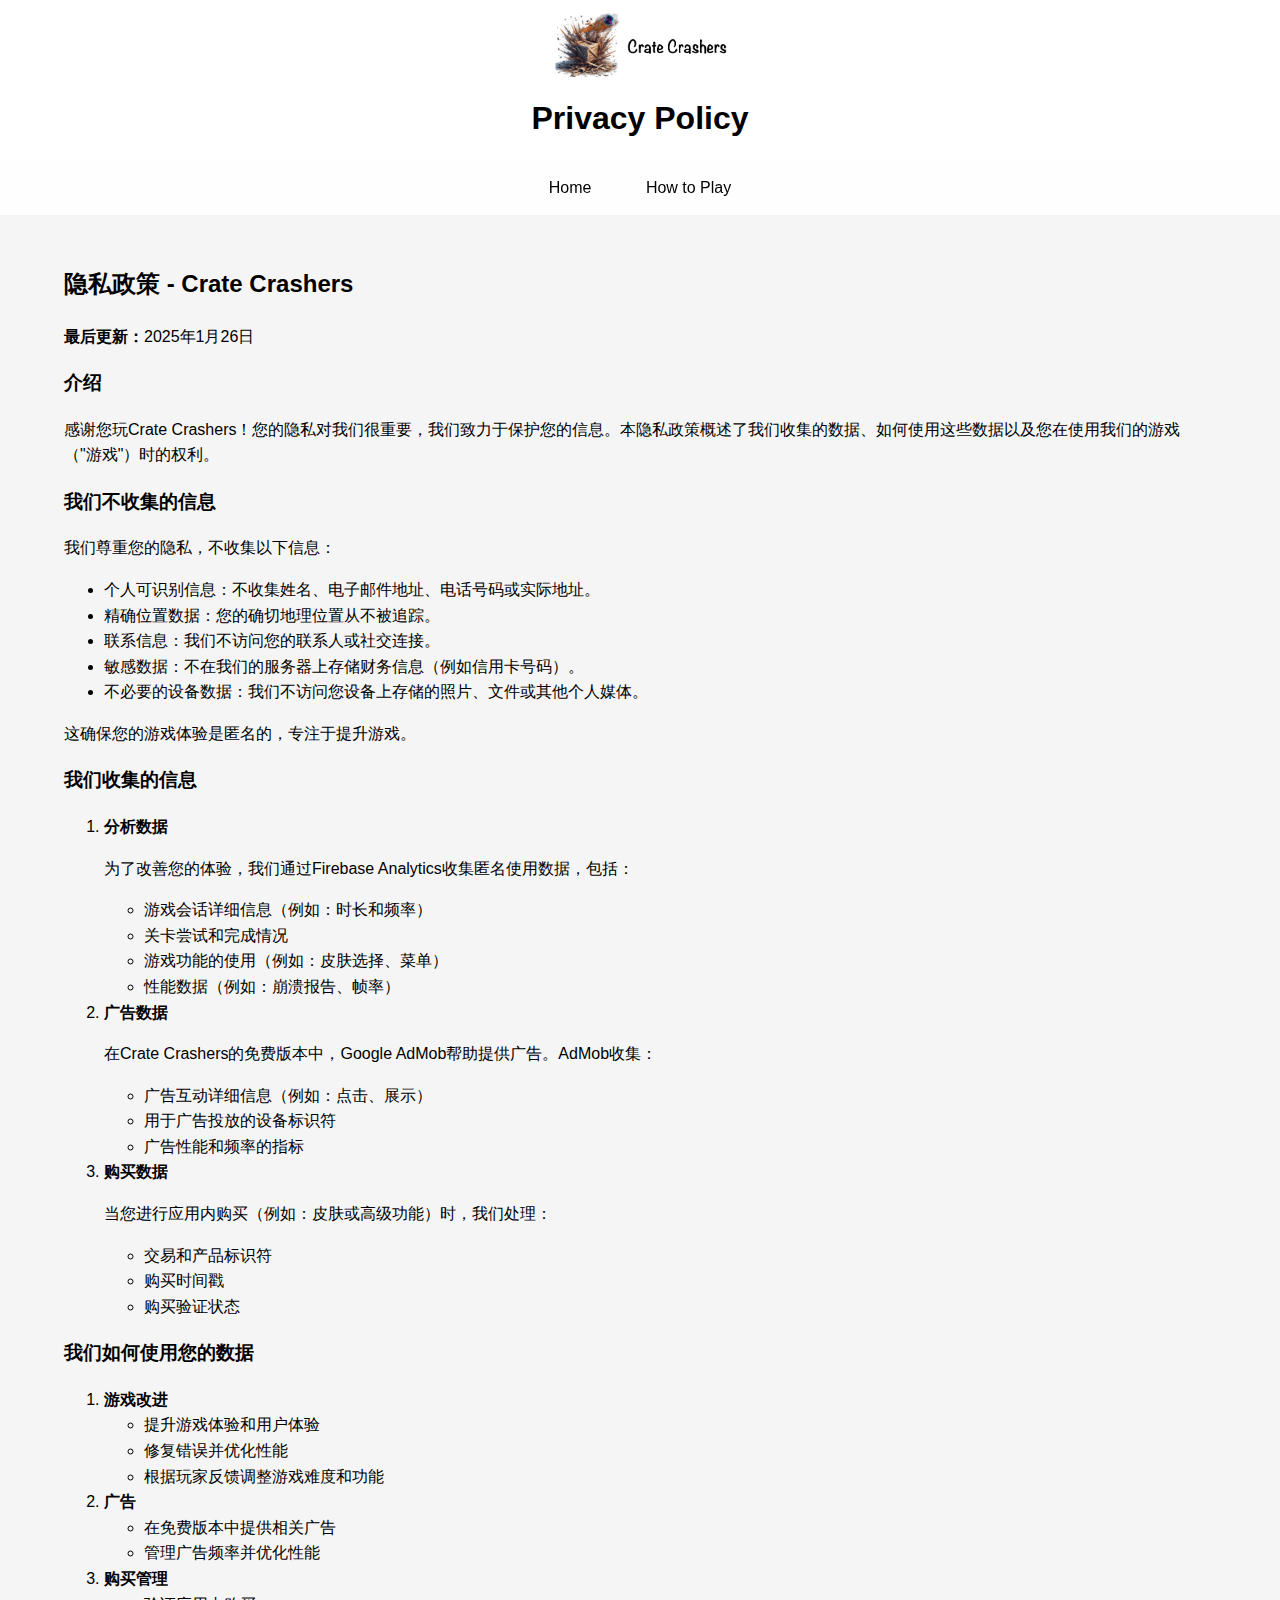
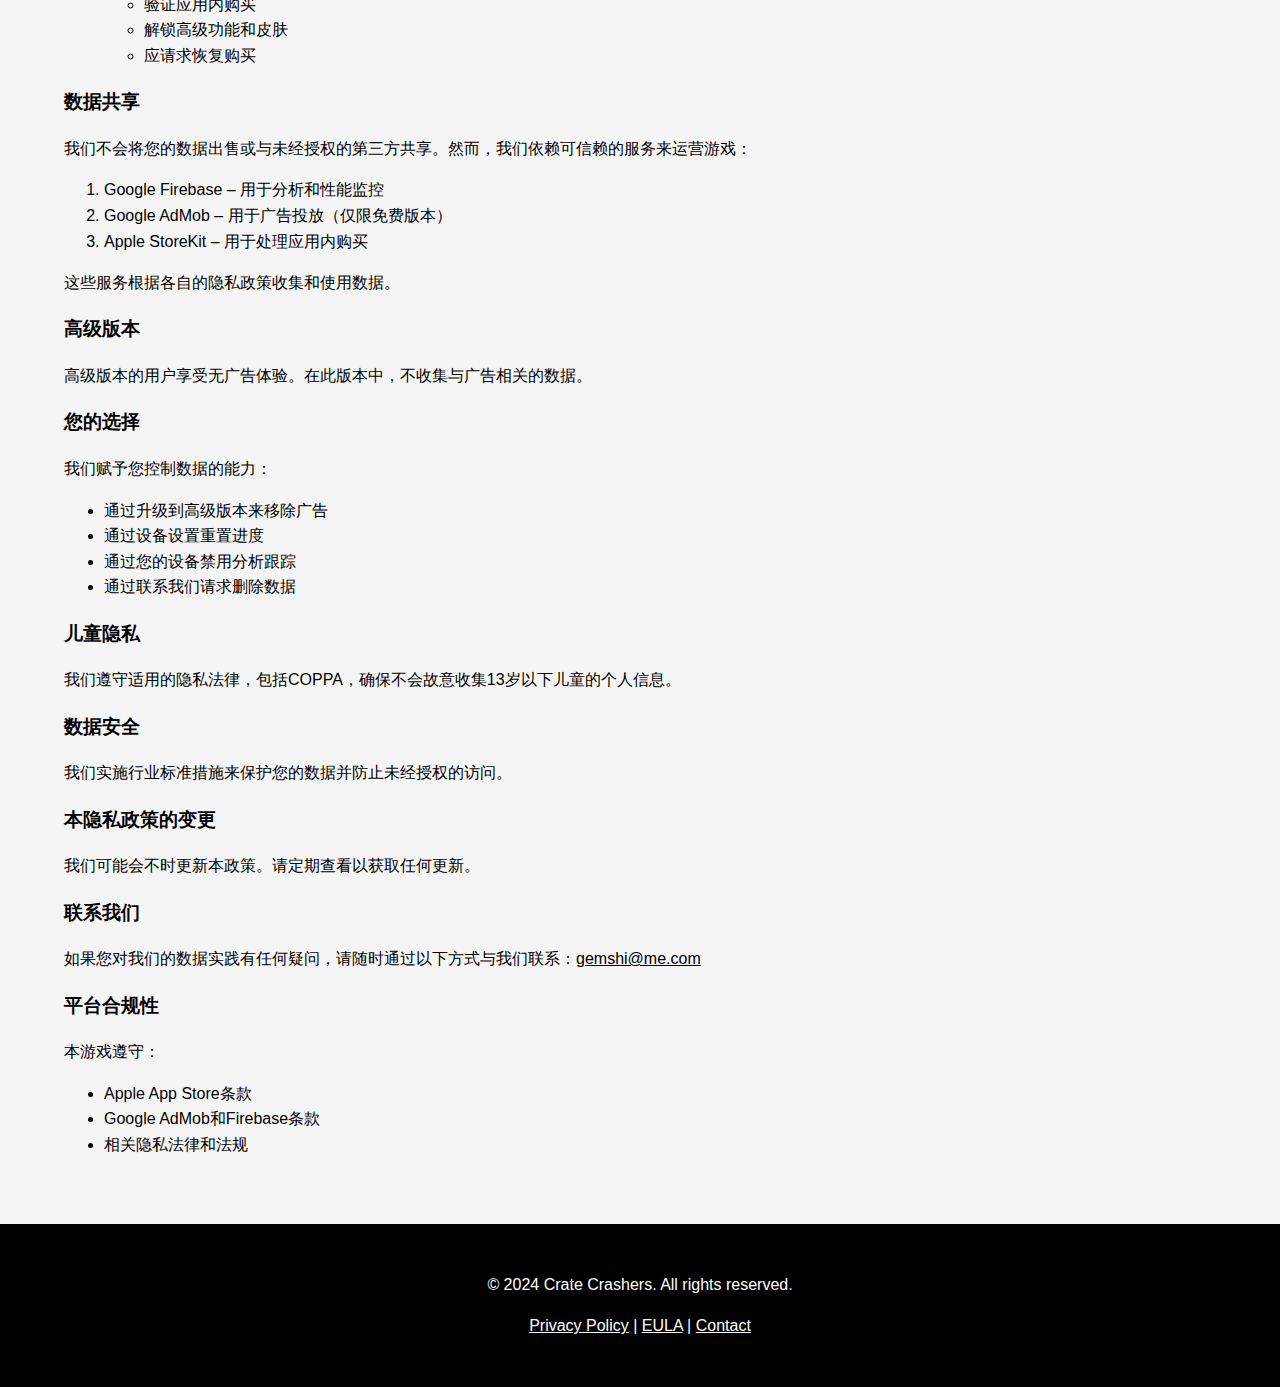
<file: privacy-policy-ZH.html>
<!DOCTYPE html>
<html lang="zh">
<head>
    <meta charset="UTF-8">
    <meta name="viewport" content="width=device-width, initial-scale=1.0">
    <title>Privacy Policy - Crate Crashers</title>
    <link rel="stylesheet" href="styles.css">
    <link rel="icon" href="images/app-icon.ico" type="image/x-icon"> <!-- Favicon -->

</head>
<body>
    <header style="text-align: center;">
        <img src="images/app-icon.png" alt="Crate Crashers Icon" class="header-logo" style="vertical-align: middle;">
        <img src="images/CratecrashersLogo.png" alt="Crate Crashers Logo" class="header-logo-small" style="vertical-align: middle;">
        <h1 style="font-size: 2em;">Privacy Policy</h1>
    </header>
    
    <nav>
        <style>
            nav a {
                color: black; /* Updated color */
                text-align: center; /* Center align text */
            }
            nav a:hover {
                color: lightgray; /* Updated hover color */
            }
        </style>
        <a href="index.html">Home</a>
        <a href="how-to-play.html">How to Play</a>
    </nav>

    <div class="container content">
        <h2>隐私政策 - Crate Crashers</h2>
        <p><strong>最后更新：</strong>2025年1月26日</p>
        
        <section>
            <h3>介绍</h3>
            <p>感谢您玩Crate Crashers！您的隐私对我们很重要，我们致力于保护您的信息。本隐私政策概述了我们收集的数据、如何使用这些数据以及您在使用我们的游戏（"游戏"）时的权利。</p>
        </section>

        <section>
            <h3>我们不收集的信息</h3>
            <p>我们尊重您的隐私，不收集以下信息：</p>
            <ul>
                <li>个人可识别信息：不收集姓名、电子邮件地址、电话号码或实际地址。</li>
                <li>精确位置数据：您的确切地理位置从不被追踪。</li>
                <li>联系信息：我们不访问您的联系人或社交连接。</li>
                <li>敏感数据：不在我们的服务器上存储财务信息（例如信用卡号码）。</li>
                <li>不必要的设备数据：我们不访问您设备上存储的照片、文件或其他个人媒体。</li>
            </ul>
            <p>这确保您的游戏体验是匿名的，专注于提升游戏。</p>
        </section>

        <section>
            <h3>我们收集的信息</h3>
            <ol>
                <li><strong>分析数据</strong>
                    <p>为了改善您的体验，我们通过Firebase Analytics收集匿名使用数据，包括：</p>
                    <ul>
                        <li>游戏会话详细信息（例如：时长和频率）</li>
                        <li>关卡尝试和完成情况</li>
                        <li>游戏功能的使用（例如：皮肤选择、菜单）</li>
                        <li>性能数据（例如：崩溃报告、帧率）</li>
                    </ul>
                </li>
                <li><strong>广告数据</strong>
                    <p>在Crate Crashers的免费版本中，Google AdMob帮助提供广告。AdMob收集：</p>
                    <ul>
                        <li>广告互动详细信息（例如：点击、展示）</li>
                        <li>用于广告投放的设备标识符</li>
                        <li>广告性能和频率的指标</li>
                    </ul>
                </li>
                <li><strong>购买数据</strong>
                    <p>当您进行应用内购买（例如：皮肤或高级功能）时，我们处理：</p>
                    <ul>
                        <li>交易和产品标识符</li>
                        <li>购买时间戳</li>
                        <li>购买验证状态</li>
                    </ul>
                </li>
            </ol>
        </section>

        <section>
            <h3>我们如何使用您的数据</h3>
            <ol>
                <li><strong>游戏改进</strong>
                    <ul>
                        <li>提升游戏体验和用户体验</li>
                        <li>修复错误并优化性能</li>
                        <li>根据玩家反馈调整游戏难度和功能</li>
                    </ul>
                </li>
                <li><strong>广告</strong>
                    <ul>
                        <li>在免费版本中提供相关广告</li>
                        <li>管理广告频率并优化性能</li>
                    </ul>
                </li>
                <li><strong>购买管理</strong>
                    <ul>
                        <li>验证应用内购买</li>
                        <li>解锁高级功能和皮肤</li>
                        <li>应请求恢复购买</li>
                    </ul>
                </li>
            </ol>
        </section>

        <section>
            <h3>数据共享</h3>
            <p>我们不会将您的数据出售或与未经授权的第三方共享。然而，我们依赖可信赖的服务来运营游戏：</p>
            <ol>
                <li>Google Firebase – 用于分析和性能监控</li>
                <li>Google AdMob – 用于广告投放（仅限免费版本）</li>
                <li>Apple StoreKit – 用于处理应用内购买</li>
            </ol>
            <p>这些服务根据各自的隐私政策收集和使用数据。</p>
        </section>

        <section>
            <h3>高级版本</h3>
            <p>高级版本的用户享受无广告体验。在此版本中，不收集与广告相关的数据。</p>
        </section>

        <section>
            <h3>您的选择</h3>
            <p>我们赋予您控制数据的能力：</p>
            <ul>
                <li>通过升级到高级版本来移除广告</li>
                <li>通过设备设置重置进度</li>
                <li>通过您的设备禁用分析跟踪</li>
                <li>通过联系我们请求删除数据</li>
            </ul>
        </section>

        <section>
            <h3>儿童隐私</h3>
            <p>我们遵守适用的隐私法律，包括COPPA，确保不会故意收集13岁以下儿童的个人信息。</p>
        </section>

        <section>
            <h3>数据安全</h3>
            <p>我们实施行业标准措施来保护您的数据并防止未经授权的访问。</p>
        </section>

        <section>
            <h3>本隐私政策的变更</h3>
            <p>我们可能会不时更新本政策。请定期查看以获取任何更新。</p>
        </section>

        <section>
            <h3>联系我们</h3>
            <p>如果您对我们的数据实践有任何疑问，请随时通过以下方式与我们联系：<a href="mailto:gemshi@me.com" style="color: black;">gemshi@me.com</a></p>      
        </section>

        <section>
            <h3>平台合规性</h3>
            <p>本游戏遵守：</p>
            <ul>
                <li>Apple App Store条款</li>
                <li>Google AdMob和Firebase条款</li>
                <li>相关隐私法律和法规</li>
            </ul>
        </section>
    </div>

    <footer>
        <p>&copy; 2024 Crate Crashers. All rights reserved.</p>
        <p>
            <a href="privacy-policy.html">Privacy Policy</a> | 
            <a href="eula.html">EULA</a> |
            <a href="mailto:gemshi@me.com">Contact</a>
        </p>
    </footer>
</body>
</html>
</file>
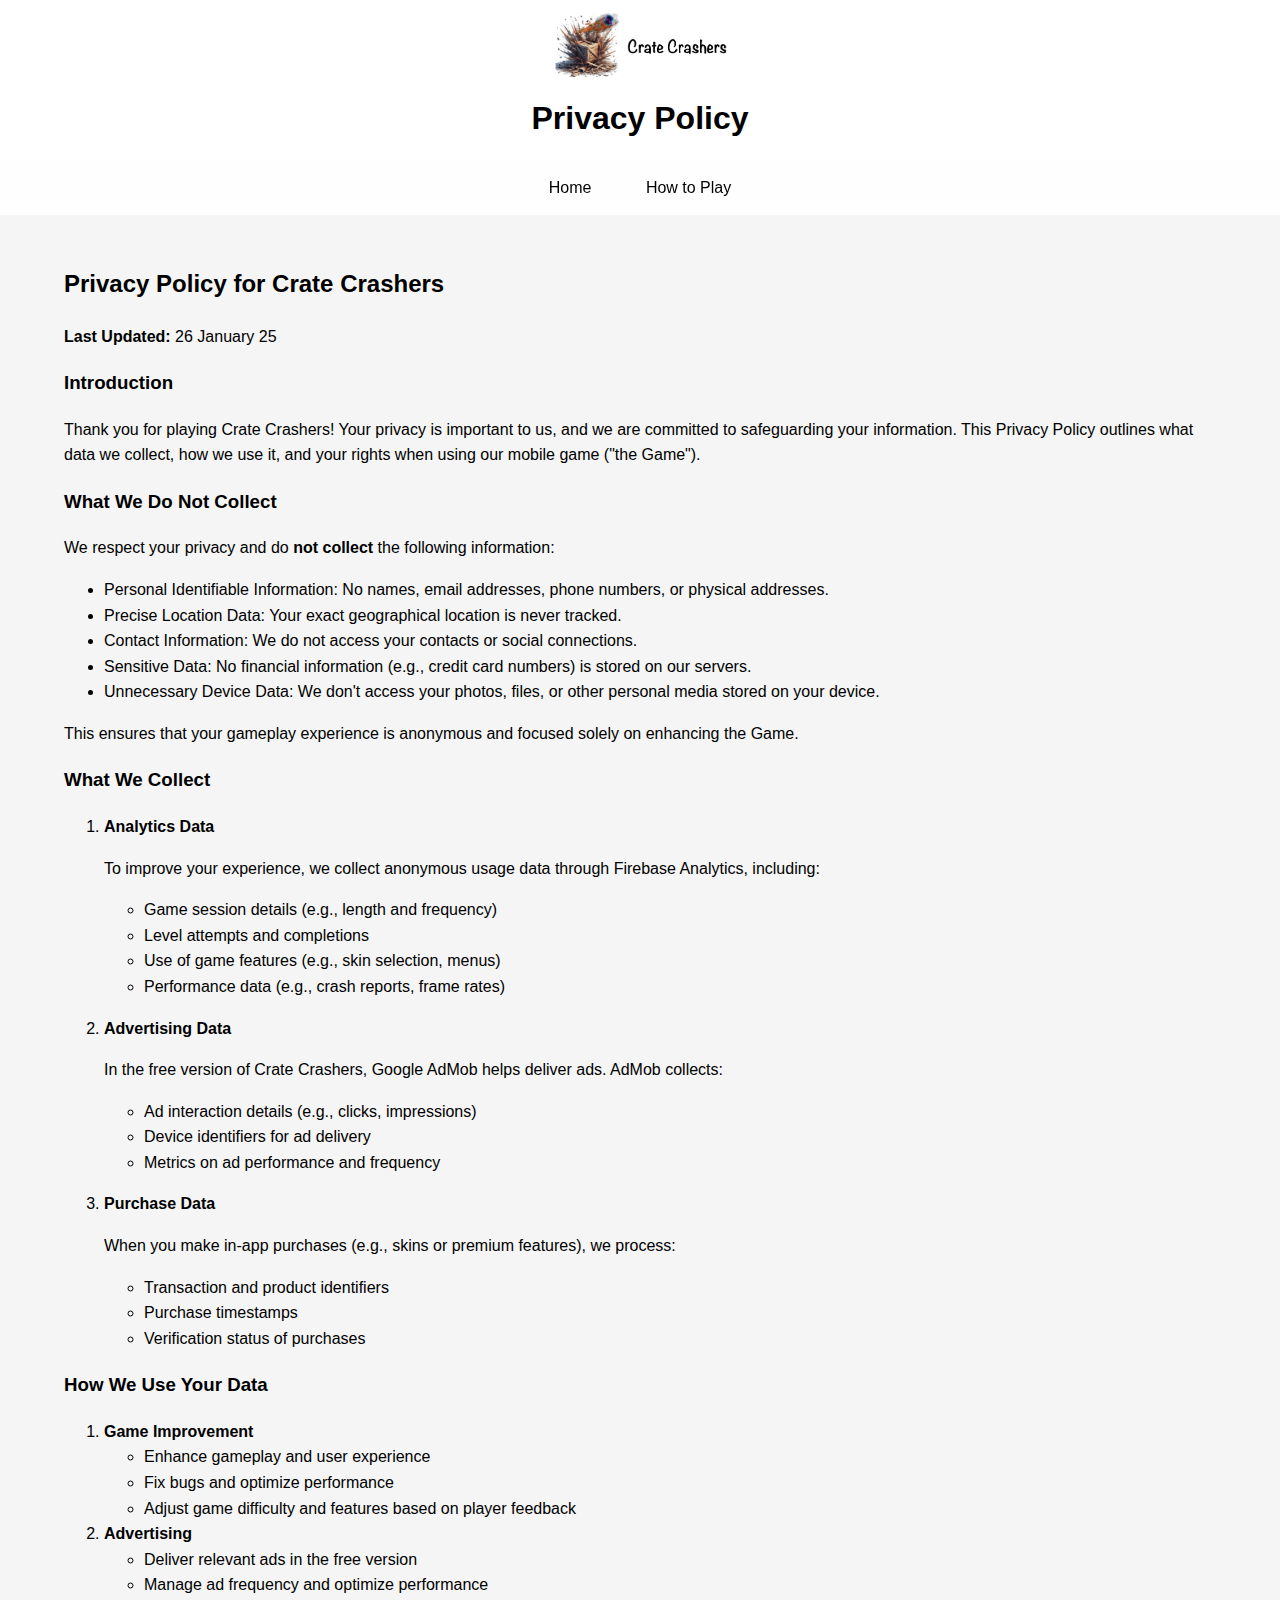
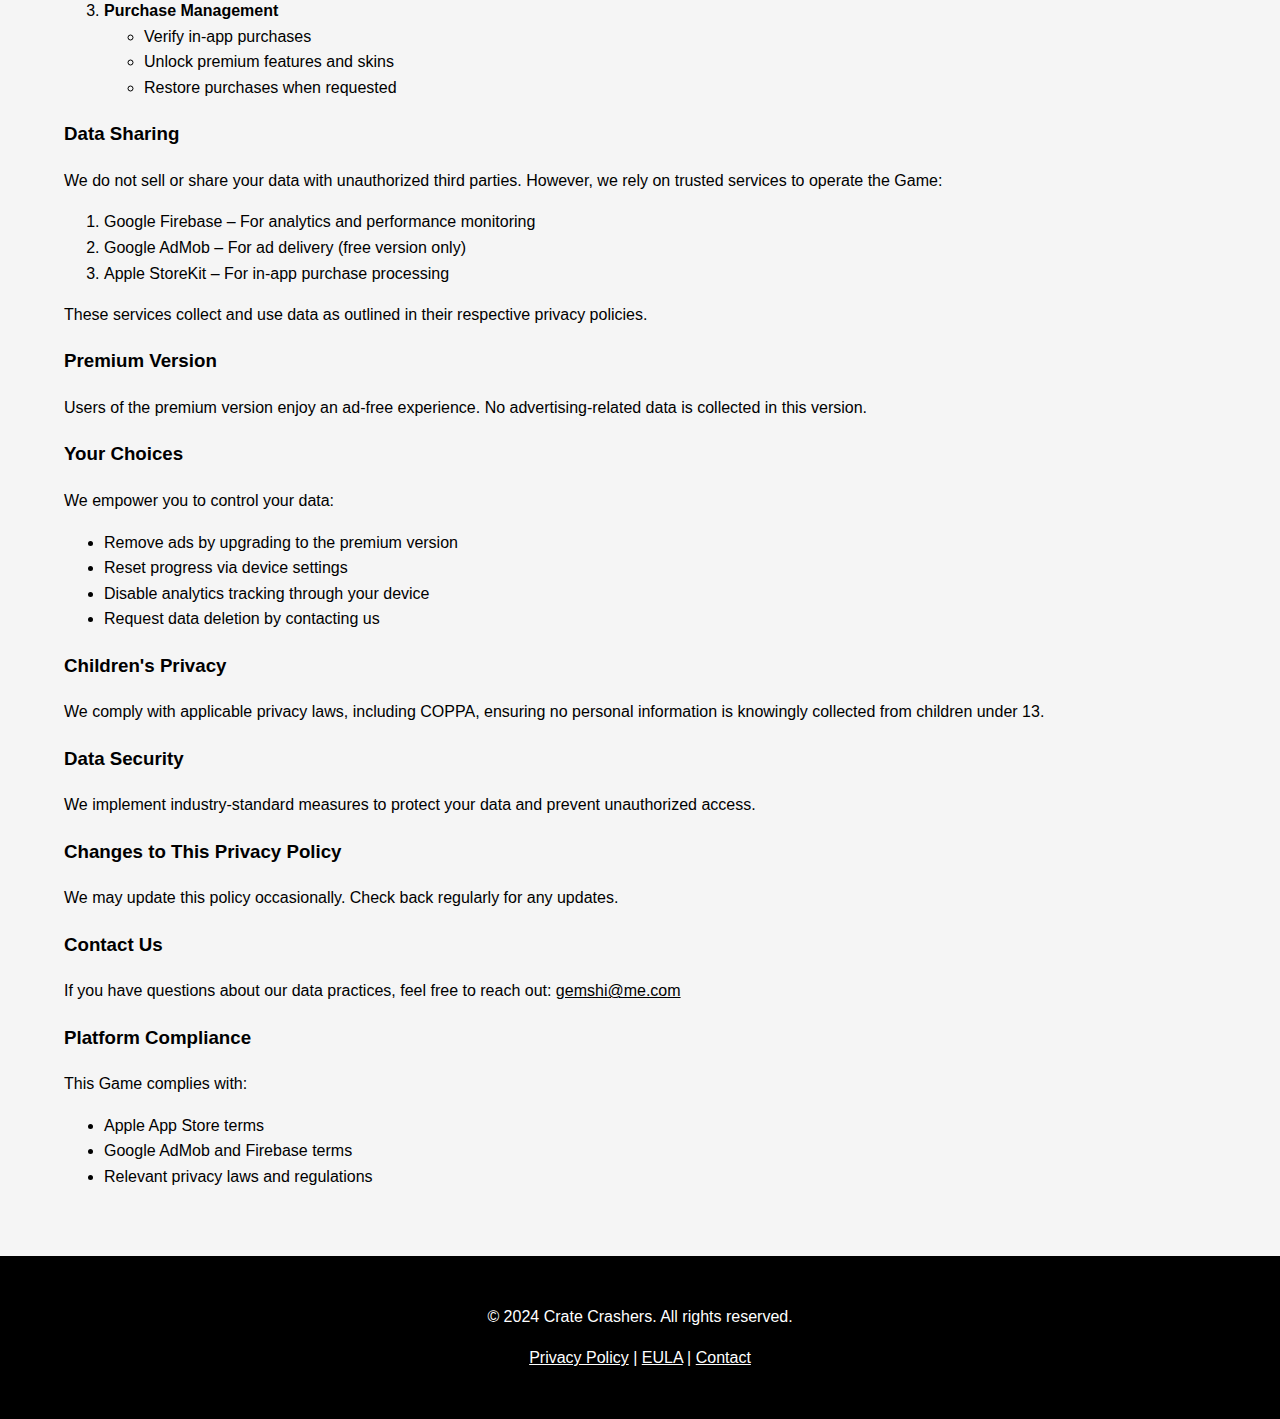
<file: privacy-policy.html>
<!DOCTYPE html>
<html lang="en">
<head>
    <meta charset="UTF-8">
    <meta name="viewport" content="width=device-width, initial-scale=1.0">
    <title>Privacy Policy - Crate Crashers</title>
    <link rel="stylesheet" href="styles.css">
    <link rel="icon" href="images/app-icon.ico" type="image/x-icon"> <!-- Favicon -->

</head>
<body>
    <header style="text-align: center;">
        <img src="images/app-icon.png" alt="Crate Crashers Icon" class="header-logo" style="vertical-align: middle;">
        <img src="images/CratecrashersLogo.png" alt="Crate Crashers Logo" class="header-logo-small" style="vertical-align: middle;">
        <h1 style="font-size: 2em;">Privacy Policy</h1>
    </header>
    
    <nav>
        <style>
            nav a {
                color: black; /* Updated color */
                text-align: center; /* Center align text */
            }
            nav a:hover {
                color: lightgray; /* Updated hover color */
            }
        </style>
        <a href="index.html">Home</a>
        <a href="how-to-play.html">How to Play</a>
    </nav>

    <div class="container content">
        <h2>Privacy Policy for Crate Crashers</h2>
        <p><strong>Last Updated:</strong> 26 January 25</p>
        
        <section>
            <h3>Introduction</h3>
            <p>Thank you for playing Crate Crashers! Your privacy is important to us, and we are committed to safeguarding your information. This Privacy Policy outlines what data we collect, how we use it, and your rights when using our mobile game ("the Game").</p>
        </section>

        <section>
            <h3>What We Do Not Collect</h3>
            <p>We respect your privacy and do <strong>not collect</strong> the following information:</p>
            <ul>
                <li>Personal Identifiable Information: No names, email addresses, phone numbers, or physical addresses.</li>
                <li>Precise Location Data: Your exact geographical location is never tracked.</li>
                <li>Contact Information: We do not access your contacts or social connections.</li>
                <li>Sensitive Data: No financial information (e.g., credit card numbers) is stored on our servers.</li>
                <li>Unnecessary Device Data: We don't access your photos, files, or other personal media stored on your device.</li>
            </ul>
            <p>This ensures that your gameplay experience is anonymous and focused solely on enhancing the Game.</p>
        </section>

        <section>
            <h3>What We Collect</h3>
            <ol>
                <li><strong>Analytics Data</strong>
                    <p>To improve your experience, we collect anonymous usage data through Firebase Analytics, including:</p>
                    <ul>
                        <li>Game session details (e.g., length and frequency)</li>
                        <li>Level attempts and completions</li>
                        <li>Use of game features (e.g., skin selection, menus)</li>
                        <li>Performance data (e.g., crash reports, frame rates)</li>
                    </ul>
                </li>
                <p></p>
                <li><strong>Advertising Data</strong>
                    <p>In the free version of Crate Crashers, Google AdMob helps deliver ads. AdMob collects:</p>
                    <ul>
                        <li>Ad interaction details (e.g., clicks, impressions)</li>
                        <li>Device identifiers for ad delivery</li>
                        <li>Metrics on ad performance and frequency</li>
                    </ul>
                </li>
                <p></p>
                <li><strong>Purchase Data</strong>
                    <p>When you make in-app purchases (e.g., skins or premium features), we process:</p>
                    <ul>
                        <li>Transaction and product identifiers</li>
                        <li>Purchase timestamps</li>
                        <li>Verification status of purchases</li>
                    </ul>
                </li>
            </ol>
        </section>

        <section>
            <h3>How We Use Your Data</h3>
            <ol>
                <li><strong>Game Improvement</strong>
                    <ul>
                        <li>Enhance gameplay and user experience</li>
                        <li>Fix bugs and optimize performance</li>
                        <li>Adjust game difficulty and features based on player feedback</li>
                    </ul>
                </li>
                <li><strong>Advertising</strong>
                    <ul>
                        <li>Deliver relevant ads in the free version</li>
                        <li>Manage ad frequency and optimize performance</li>
                    </ul>
                </li>
                <li><strong>Purchase Management</strong>
                    <ul>
                        <li>Verify in-app purchases</li>
                        <li>Unlock premium features and skins</li>
                        <li>Restore purchases when requested</li>
                    </ul>
                </li>
            </ol>
        </section>

        <section>
            <h3>Data Sharing</h3>
            <p>We do not sell or share your data with unauthorized third parties. However, we rely on trusted services to operate the Game:</p>
            <ol>
                <li>Google Firebase – For analytics and performance monitoring</li>
                <li>Google AdMob – For ad delivery (free version only)</li>
                <li>Apple StoreKit – For in-app purchase processing</li>
            </ol>
            <p>These services collect and use data as outlined in their respective privacy policies.</p>
        </section>

        <section>
            <h3>Premium Version</h3>
            <p>Users of the premium version enjoy an ad-free experience. No advertising-related data is collected in this version.</p>
        </section>

        <section>
            <h3>Your Choices</h3>
            <p>We empower you to control your data:</p>
            <ul>
                <li>Remove ads by upgrading to the premium version</li>
                <li>Reset progress via device settings</li>
                <li>Disable analytics tracking through your device</li>
                <li>Request data deletion by contacting us</li>
            </ul>
        </section>

        <section>
            <h3>Children's Privacy</h3>
            <p>We comply with applicable privacy laws, including COPPA, ensuring no personal information is knowingly collected from children under 13.</p>
        </section>

        <section>
            <h3>Data Security</h3>
            <p>We implement industry-standard measures to protect your data and prevent unauthorized access.</p>
        </section>

        <section>
            <h3>Changes to This Privacy Policy</h3>
            <p>We may update this policy occasionally. Check back regularly for any updates.</p>
        </section>

        <section>
            <h3>Contact Us</h3>
            <p>If you have questions about our data practices, feel free to reach out: <a href="mailto:gemshi@me.com" style="color: black;">gemshi@me.com</a></p>      
        </section>

        <section>
            <h3>Platform Compliance</h3>
            <p>This Game complies with:</p>
            <ul>
                <li>Apple App Store terms</li>
                <li>Google AdMob and Firebase terms</li>
                <li>Relevant privacy laws and regulations</li>
            </ul>
        </section>
    </div>

    <footer>
        <p>&copy; 2024 Crate Crashers. All rights reserved.</p>
        <p>
            <a href="privacy-policy.html">Privacy Policy</a> | 
            <a href="eula.html">EULA</a> |
            <a href="mailto:gemshi@me.com">Contact</a>
        </p>
    </footer>
</body>
</html>
</file>
<file: styles.css>
body {
    font-family: 'Arial', sans-serif;
    line-height: 1.6;
    margin: 0;
    padding: 0;
    background-color: #f5f5f5; /* Light gray background */
    color: black; /* Changed body text color to dark */
}

.container {
    width: 90%;
    max-width: 1200px;
    margin: auto;
    padding: 10px;
    margin-bottom: 30px;
}

header {
    background: white; /* Changed to light background */
    color: black; /* Changed text color to dark */
    text-align: center;
    padding: 0.5rem;
}

header img.header-logo {
    max-width: 70px;
    height: auto;
}

header img.header-logo-small {
    max-width: 100px;
    height: auto;
}

header h1 {
    font-size: 1.8em;
    margin: 0.5rem 0;
}

nav {
    background: rgba(255, 255, 255, 0.9); /* Semi-transparent white */
    backdrop-filter: blur(10px); /* Blur effect */
    padding: 15px;
    text-align: center;
    position: sticky;
    top: 0;
    z-index: 1000;
}

nav a {
    color: #333;
    text-decoration: none;
    padding: 10px 20px;
    margin: 0 5px;
    transition: color 0.3s ease, border-bottom 0.3s ease;
}

nav a:hover {
    color: #ff6f61; /* Coral color on hover */
    border-bottom: 2px solid #ff6f61;
}

.hero {
    text-align: center;
    padding: 50px 0;
    background: url('images/hero-background.jpg') no-repeat center center/cover; /* Hero background image */
    color: white;
    border-radius: 10px;
    margin-bottom: 40px;
}

.hero img {
    max-width: 200px;
    border-radius: 10px;
    margin: 20px 0;
}

.hero h2 {
    font-size: 2.5em;
    margin-bottom: 20px;
}

.hero p {
    font-size: 1.2em;
    margin-bottom: 20px;
}

.hero .cta-button {
    background: #ff6f61;
    color: white;
    padding: 10px 20px;
    border-radius: 5px;
    text-decoration: none;
    transition: background 0.3s ease;
}

.hero .cta-button:hover {
    background: #ff4a3d; /* Darker coral on hover */
}

.video-preview {
    text-align: center;
    margin: 40px 0;
}

.video-title {
    font-size: 2em;
    margin-bottom: 20px;
}

.video-container {
    max-width: 800px;
    margin: 0 auto;
    border-radius: 15px;
    overflow: hidden;
    box-shadow: 0 4px 20px rgba(0, 0, 0, 0.15);
}

.video-container video {
    width: 100%;
    display: block;
    background: #000;
}

.features {
    display: grid;
    grid-template-columns: repeat(auto-fit, minmax(250px, 1fr)); /* Responsive grid */
    gap: 20px;
    margin: 40px 0;
}

.features-title {
    text-align: center;
    width: 100%;
    margin-bottom: 40px;
    font-size: 2em;
}

.feature-card {
    background: white;
    border-radius: 10px;
    padding: 20px;
    text-align: center;
    box-shadow: 0 4px 10px rgba(0, 0, 0, 0.1);
    transition: transform 0.3s ease, box-shadow 0.3s ease;
}

.feature-card:hover {
    transform: translateY(-10px);
    box-shadow: 0 8px 20px rgba(0, 0, 0, 0.2);
}

.feature-card h3 {
    font-size: 1.5em;
    margin-bottom: 10px;
}

.feature-card p {
    font-size: 1em;
    color: #666;
}

.collage {
    text-align: center;
    margin: 40px 0;
}

.collage-title {
    margin-bottom: 20px;
    font-size: 2em;
}

.collage-images {
    display: grid;
    grid-template-columns: repeat(auto-fill, minmax(200px, 1fr)); /* Responsive grid */
    gap: 15px;
}

.collage-images img {
    width: 100%;
    border-radius: 10px;
    box-shadow: 0 4px 10px rgba(0, 0, 0, 0.1);
    transition: transform 0.3s ease;
}

.collage-images img:hover {
    transform: scale(1.05); /* Zoom effect on hover */
}

/* Add this media query for mobile devices */
@media (max-width: 600px) {
    .collage-images {
        grid-template-columns: repeat(2, 1fr); /* At least 2 images in a row on mobile */
    }
}

footer {
    background: black; /* Changed to solid black */
    color: white; /* Ensured text color is white */
    text-align: center;
    padding: 2rem 1rem;
    margin-top: 40px;
}

footer .social-links {
    margin-bottom: 20px;
}

footer .social-links a {
    color: white;
    margin: 0 10px;
    font-size: 1.5em;
    transition: color 0.3s ease;
}

footer .social-links a:hover {
    color: #ff6f61; /* Coral color on hover */
}

/* Add this CSS rule to change link color in the footer to white */
footer a {
    color: white; /* Change link color to white */
}

/* Add these additional styles for the how-to-play page */
.container.content .video-preview {
    margin: 20px 0 40px 0;
}

.container.content .video-container {
    max-width: 600px; /* Slightly smaller than homepage video */
}

.container.content h2 {
    margin-top: 40px;
    margin-bottom: 20px;
}

.icon-list {
    list-style-type: none; /* Remove default bullets */
    padding: 0; /* Remove padding */
}

.icon-list li {
    position: relative; /* Position for the pseudo-element */
    padding-left: 30px; /* Space for the icon */
}

.icon-list li::before {
    content: ''; /* Empty content for the pseudo-element */
    position: absolute; /* Position it absolutely */
    left: 0; /* Align to the left */
    top: 0; /* Align to the top */
    font-size: 1.5em; /* Adjust size as needed */
}

.footer-email {
    color: white; /* Ensures the email link is white */
   
    margin-left: 10px; /* Adds space between links */
}

.footer-email:hover {
    color: #ff6f61; /* Coral color on hover */
}
</file>
